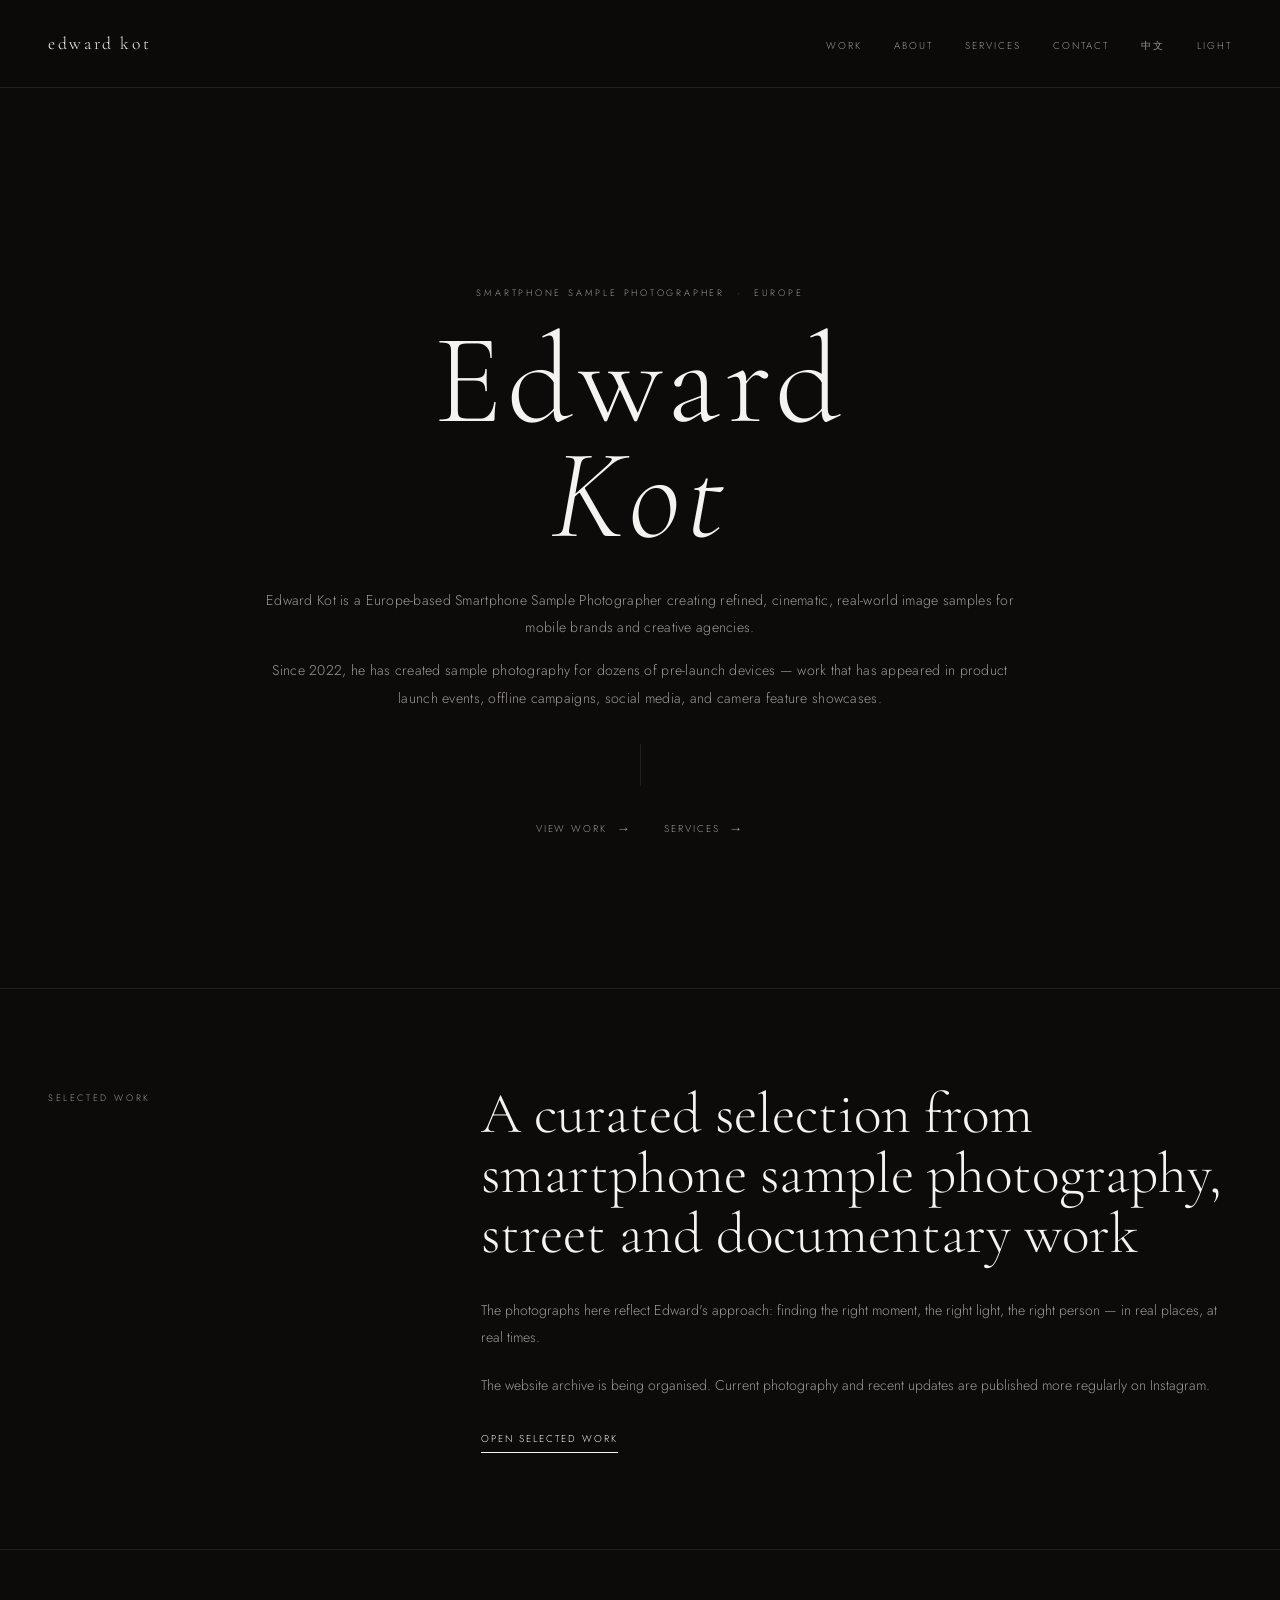
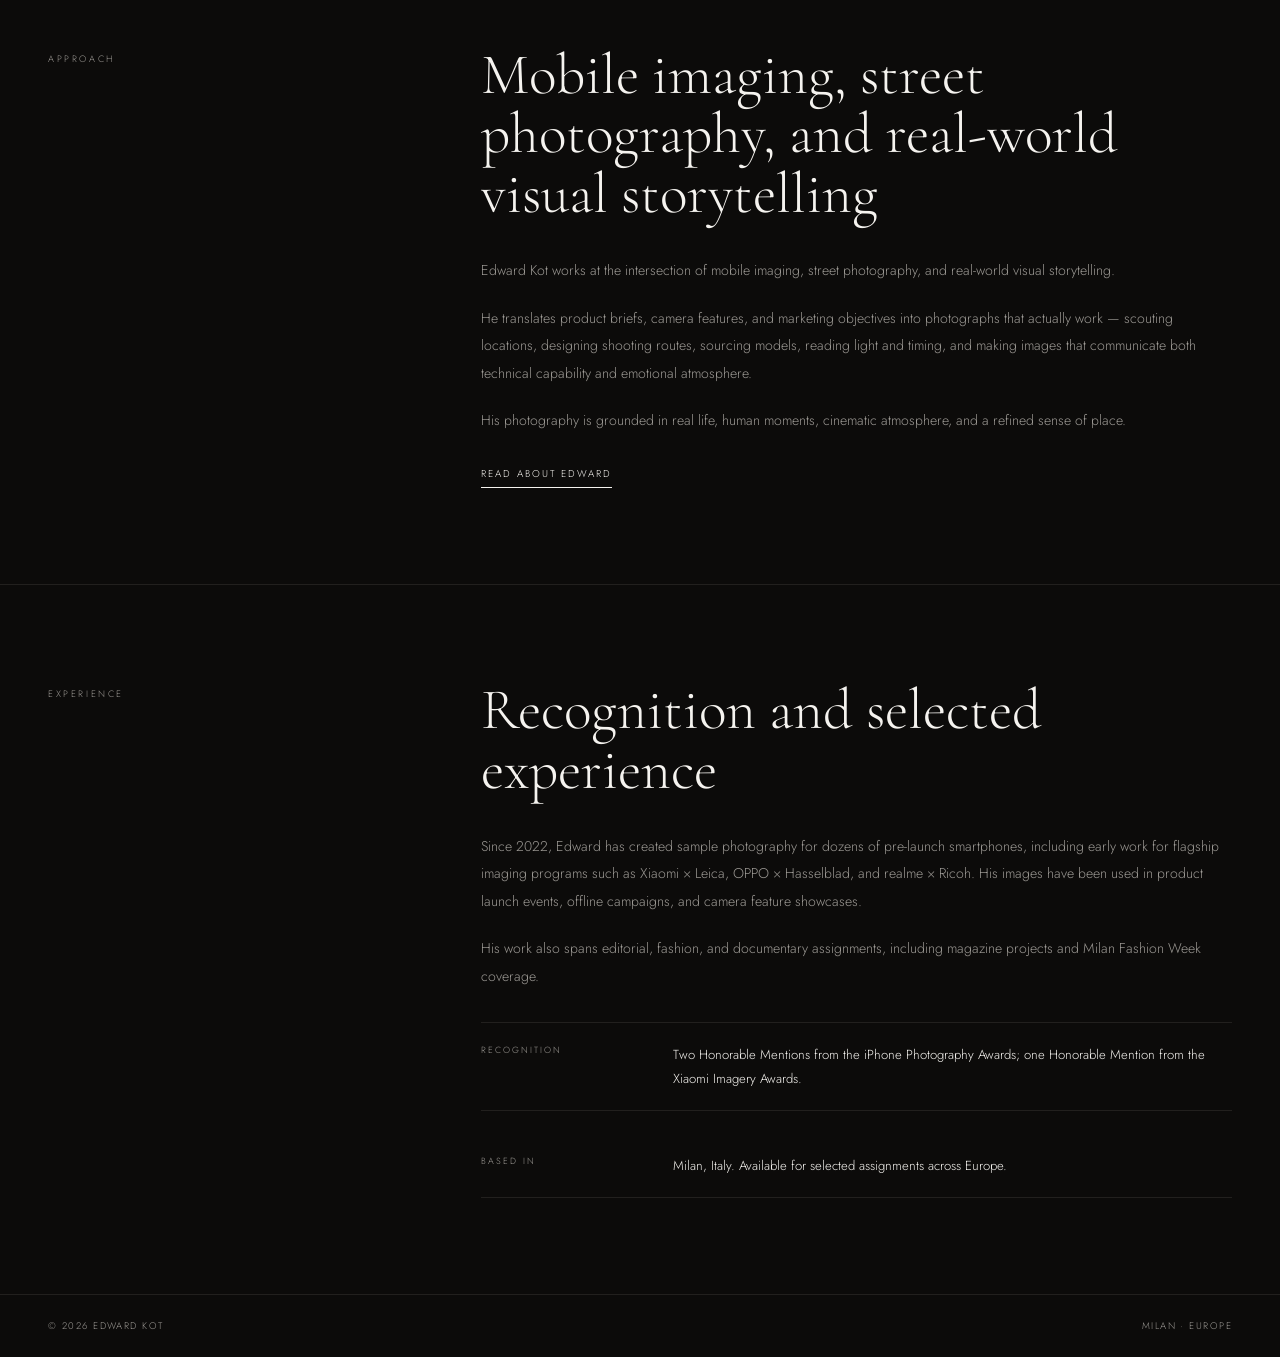
<file: index.html>
<!DOCTYPE html>
<html lang="en">
<head>
  <meta charset="UTF-8">
  <meta name="viewport" content="width=device-width, initial-scale=1.0">
  <title>Europe-based Smartphone Sample Photographer | Edward Kot</title>
  <meta name="description" content="Edward Kot is a Europe-based Smartphone Sample Photographer creating refined, cinematic, real-world image samples for mobile brands and creative agencies.">
  <meta property="og:type" content="website">
  <meta property="og:title" content="Edward Kot | Smartphone Sample Photographer">
  <meta property="og:description" content="Refined, cinematic, real-world smartphone sample photography for mobile brands and creative agencies across Europe.">
  <meta property="og:url" content="https://edwardkot.com/">
  <meta property="og:image" content="https://edwardkot.com/og-image.png">
  <meta property="og:image:width" content="1200">
  <meta property="og:image:height" content="630">
  <meta property="og:image:alt" content="Edward Kot, smartphone sample photographer based in Europe">
  <link rel="canonical" href="https://edwardkot.com/">
  <link rel="alternate" type="text/markdown" href="https://edwardkot.com/llms-full.txt">
  <link rel="icon" href="/favicon.svg" type="image/svg+xml">
  <link rel="preconnect" href="https://fonts.googleapis.com">
  <link rel="preconnect" href="https://fonts.gstatic.com" crossorigin>
  <link href="https://fonts.googleapis.com/css2?family=Cormorant+Garamond:ital,wght@0,300;0,400;1,300&amp;family=Jost:wght@200;300;400;500&amp;display=swap" rel="stylesheet">
  <script>
    (function() {
      const savedTheme = localStorage.getItem('theme') || 'dark';
      document.documentElement.setAttribute('data-theme', savedTheme);
    })();
  </script>
  <script type="application/ld+json">
  {
    "@context": "https://schema.org",
    "@graph": [
      {
        "@type": "Person",
        "@id": "https://edwardkot.com/#person",
        "name": "Edward Kot",
        "url": "https://edwardkot.com/",
        "email": "mailto:geshenfeng1@gmail.com",
        "jobTitle": "Europe-based Smartphone Sample Photographer",
        "description": "Edward Kot is a Europe-based Smartphone Sample Photographer creating refined, cinematic, real-world image samples for mobile brands and creative agencies.",
        "address": {
          "@type": "PostalAddress",
          "addressLocality": "Milan",
          "addressCountry": "IT"
        },
        "knowsLanguage": [
          {"@type": "Language", "name": "Chinese"},
          {"@type": "Language", "name": "English"},
          {"@type": "Language", "name": "Italian"}
        ],
        "knowsAbout": [
          "Smartphone sample photography",
          "Mobile imaging",
          "Pre-launch smartphone photography",
          "Street photography",
          "Documentary photography",
          "Commercial photography",
          "Editorial photography",
          "Fashion photography",
          "Real-world image samples"
        ],
        "award": [
          "Two Honorable Mentions from the iPhone Photography Awards",
          "Honorable Mention from the Xiaomi Imagery Awards"
        ],
        "sameAs": [
          "https://instagram.com/edwardkot",
          "https://www.xiaohongshu.com/user/profile/57553d947fc5b85d339ffc71"
        ]
      },
      {
        "@type": "ProfessionalService",
        "@id": "https://edwardkot.com/#service",
        "name": "Edward Kot Smartphone Sample Photography",
        "url": "https://edwardkot.com/",
        "description": "Smartphone sample photography and real-world mobile imaging production for mobile brands, imaging teams, and creative agencies.",
        "areaServed": [
          {"@type": "Place", "name": "Europe"},
          {"@type": "Country", "name": "Italy"}
        ],
        "provider": {"@id": "https://edwardkot.com/#person"}
      },
      {
        "@type": "WebSite",
        "@id": "https://edwardkot.com/#website",
        "url": "https://edwardkot.com/",
        "name": "Edward Kot Photography",
        "inLanguage": "en",
        "publisher": {"@id": "https://edwardkot.com/#person"}
      }
    ]
  }
  </script>
  <link rel="stylesheet" href="/style.css">
  <style>
    @keyframes growDown{from{transform:scaleY(0)}to{transform:scaleY(1)}}
    @keyframes slideUp{from{opacity:0;transform:translateY(16px)}to{opacity:1;transform:translateY(0)}}
    .hero{display:flex;flex-direction:column;justify-content:center;align-items:center;text-align:center;min-height:100vh;padding:8rem 2rem 5rem;position:relative}
    .hero-eyebrow{font-size:.58rem;letter-spacing:.3em;color:var(--mid);text-transform:uppercase;margin-bottom:1.5rem;animation:slideUp .9s .2s ease both}
    .hero-name{font-family:'Cormorant Garamond',serif;font-weight:300;font-size:clamp(4rem,10vw,8rem);letter-spacing:.04em;color:var(--ink);line-height:.9;margin-bottom:2.1rem;animation:slideUp .9s .35s ease both}
    .hero-name em{font-style:italic;font-weight:300}
    .hero-intro{max-width:760px;font-size:.88rem;line-height:1.95;color:var(--mid);letter-spacing:.02em;animation:slideUp .9s .5s ease both}
    .hero-intro p+p{margin-top:1rem}
    .hero-rule{width:1px;height:42px;background:var(--faint);margin:2rem auto;animation:growDown .8s .65s ease both;transform-origin:top}
    .hero-actions{display:flex;align-items:center;gap:2rem;animation:slideUp .9s .75s ease both}
    .hero-link{display:inline-flex;align-items:center;gap:9px;text-decoration:none;color:var(--mid);font-size:.62rem;letter-spacing:.2em;text-transform:uppercase;transition:color .25s,gap .25s}
    .hero-link:hover,.hero-link:focus-visible{color:var(--ink);gap:13px}
    .hero-link::after{content:'\2192';font-size:.85rem}
    .home-section{padding:6rem 3rem;display:grid;grid-template-columns:minmax(220px,.62fr) minmax(520px,1.38fr);gap:6rem;border-top:.5px solid var(--faint)}
    .section-label{font-size:.58rem;letter-spacing:.28em;color:var(--mid);text-transform:uppercase;padding-top:.4rem}
    .section-heading{font-family:'Cormorant Garamond',serif;font-weight:300;font-size:clamp(2.4rem,4.5vw,4.2rem);line-height:1.04;color:var(--ink);margin-bottom:2rem}
    .section-heading em{font-style:italic}
    .section-copy{font-size:.88rem;line-height:1.95;color:var(--mid);max-width:760px}
    .section-copy p+p{margin-top:1.25rem}
    .section-link{display:inline-flex;margin-top:2rem;color:var(--ink);font-size:.62rem;letter-spacing:.2em;text-decoration:none;text-transform:uppercase;border-bottom:.5px solid var(--ink);padding-bottom:.35rem}
    .experience-list{display:grid;gap:1.4rem;margin-top:2rem;border-top:.5px solid var(--faint)}
    .experience-item{display:grid;grid-template-columns:160px 1fr;gap:2rem;padding:1.25rem 0;border-bottom:.5px solid var(--faint)}
    .experience-item dt{font-size:.56rem;letter-spacing:.22em;color:var(--mid);text-transform:uppercase}
    .experience-item dd{font-size:.82rem;line-height:1.8;color:var(--ink)}
    @media(max-width:900px){.hero{padding-top:10rem}.home-section{grid-template-columns:1fr;gap:2rem;padding:5rem 2rem}}
    @media(max-width:600px){.hero{padding:12rem 1.5rem 4rem}.hero-eyebrow{line-height:1.8}.hero-intro{font-size:.8rem}.hero-actions{flex-direction:column;gap:1.2rem}.home-section{padding:4rem 1.5rem}.experience-item{grid-template-columns:1fr;gap:.4rem}}
    @media(prefers-reduced-motion:reduce){.hero-eyebrow,.hero-name,.hero-intro,.hero-rule,.hero-actions{animation:none;opacity:1}}
  </style>
</head>
<body>
  <nav aria-label="Primary navigation">
    <a class="nav-logo" href="/">edward kot</a>
    <ul class="nav-links">
      <li><a href="/work/">Work</a></li>
      <li><a href="/about/">About</a></li>
      <li><a href="/services/">Services</a></li>
      <li><a href="/contact/">Contact</a></li>
      <li><a href="/zh/" lang="zh-Hans">中文</a></li>
      <li><button id="theme-toggle" class="theme-toggle" aria-label="Toggle theme">Dark</button></li>
    </ul>
  </nav>

  <main>
    <section class="hero" aria-labelledby="home-title">
      <p class="hero-eyebrow">Smartphone Sample Photographer &nbsp;·&nbsp; Europe</p>
      <h1 class="hero-name" id="home-title">Edward<br><em>Kot</em></h1>
      <div class="hero-intro">
        <p>Edward Kot is a Europe-based Smartphone Sample Photographer creating refined, cinematic, real-world image samples for mobile brands and creative agencies.</p>
        <p>Since 2022, he has created sample photography for dozens of pre-launch devices &mdash; work that has appeared in product launch events, offline campaigns, social media, and camera feature showcases.</p>
      </div>
      <div class="hero-rule" aria-hidden="true"></div>
      <div class="hero-actions">
        <a class="hero-link" href="/work/">View work</a>
        <a class="hero-link" href="/services/">Services</a>
      </div>
    </section>

    <section class="home-section" aria-labelledby="selected-work-title">
      <p class="section-label">Selected Work</p>
      <div>
        <h2 class="section-heading" id="selected-work-title">A curated selection from smartphone sample photography, street and documentary work</h2>
        <div class="section-copy">
          <p>The photographs here reflect Edward's approach: finding the right moment, the right light, the right person &mdash; in real places, at real times.</p>
          <p>The website archive is being organised. Current photography and recent updates are published more regularly on Instagram.</p>
        </div>
        <a class="section-link" href="/work/">Open selected work</a>
      </div>
    </section>

    <section class="home-section" aria-labelledby="approach-title">
      <p class="section-label">Approach</p>
      <div>
        <h2 class="section-heading" id="approach-title">Mobile imaging, street photography, and real-world visual storytelling</h2>
        <div class="section-copy">
          <p>Edward Kot works at the intersection of mobile imaging, street photography, and real-world visual storytelling.</p>
          <p>He translates product briefs, camera features, and marketing objectives into photographs that actually work &mdash; scouting locations, designing shooting routes, sourcing models, reading light and timing, and making images that communicate both technical capability and emotional atmosphere.</p>
          <p>His photography is grounded in real life, human moments, cinematic atmosphere, and a refined sense of place.</p>
        </div>
        <a class="section-link" href="/about/">Read about Edward</a>
      </div>
    </section>

    <section class="home-section" aria-labelledby="experience-title">
      <p class="section-label">Experience</p>
      <div>
        <h2 class="section-heading" id="experience-title">Recognition and selected experience</h2>
        <div class="section-copy">
          <p>Since 2022, Edward has created sample photography for dozens of pre-launch smartphones, including early work for flagship imaging programs such as Xiaomi &times; Leica, OPPO &times; Hasselblad, and realme &times; Ricoh. His images have been used in product launch events, offline campaigns, and camera feature showcases.</p>
          <p>His work also spans editorial, fashion, and documentary assignments, including magazine projects and Milan Fashion Week coverage.</p>
        </div>
        <dl class="experience-list">
          <div class="experience-item">
            <dt>Recognition</dt>
            <dd>Two Honorable Mentions from the iPhone Photography Awards; one Honorable Mention from the Xiaomi Imagery Awards.</dd>
          </div>
          <div class="experience-item">
            <dt>Based in</dt>
            <dd>Milan, Italy. Available for selected assignments across Europe.</dd>
          </div>
        </dl>
      </div>
    </section>
  </main>

  <footer>
    <span>&copy; 2026 Edward Kot</span>
    <span>Milan · Europe</span>
  </footer>

  <script src="/main.js"></script>
</body>
</html>
</file>
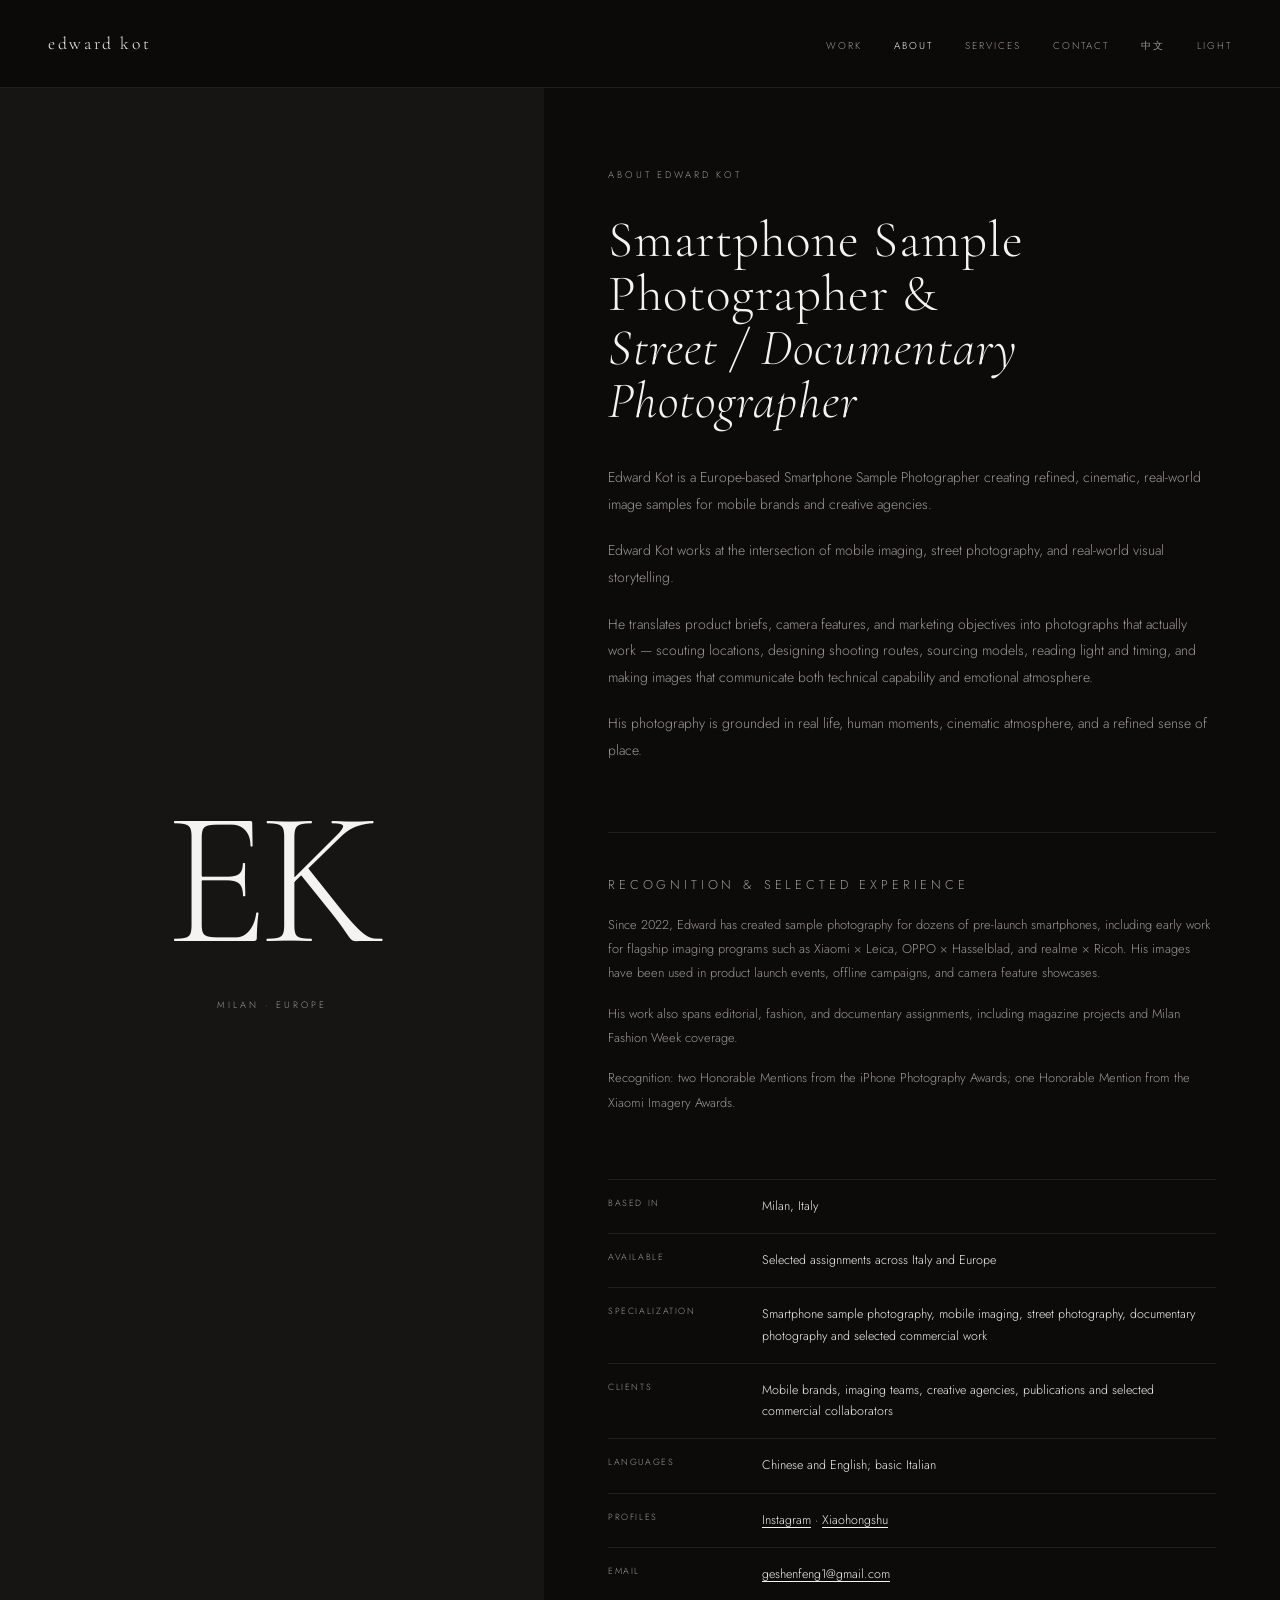
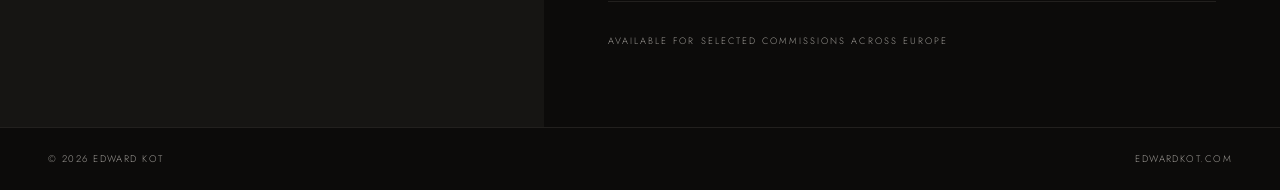
<file: about/index.html>
<!DOCTYPE html>
<html lang="en">
<head>
  <meta charset="UTF-8">
  <meta name="viewport" content="width=device-width, initial-scale=1.0">
  <title>About Edward Kot | Smartphone Sample Photographer in Europe</title>
  <meta name="description" content="Edward Kot is a Europe-based Smartphone Sample Photographer working at the intersection of mobile imaging, street photography, and real-world visual storytelling.">
  <meta property="og:type" content="profile">
  <meta property="og:title" content="About Edward Kot | Smartphone Sample Photographer">
  <meta property="og:description" content="Europe-based smartphone sample photographer working across mobile imaging, street photography, documentary work, and selected commercial assignments.">
  <meta property="og:image" content="https://edwardkot.com/og-image.png">
  <meta property="og:image:width" content="1200">
  <meta property="og:image:height" content="630">
  <meta property="og:image:alt" content="Edward Kot, smartphone sample photographer based in Europe">
  <meta property="og:url" content="https://edwardkot.com/about/">
  <link rel="canonical" href="https://edwardkot.com/about/">
  <link rel="alternate" type="text/markdown" href="https://edwardkot.com/about.md">
  <link rel="icon" href="/favicon.svg" type="image/svg+xml">
  <link rel="preconnect" href="https://fonts.googleapis.com">
  <link rel="preconnect" href="https://fonts.gstatic.com" crossorigin>
  <link href="https://fonts.googleapis.com/css2?family=Cormorant+Garamond:ital,wght@0,300;0,400;1,300&amp;family=Jost:wght@200;300;400;500&amp;display=swap" rel="stylesheet">
  <script>
    (function() {
      const savedTheme = localStorage.getItem('theme') || 'dark';
      document.documentElement.setAttribute('data-theme', savedTheme);
    })();
  </script>
  <script type="application/ld+json">
  {
    "@context": "https://schema.org",
    "@type": "ProfilePage",
    "@id": "https://edwardkot.com/about/#profile",
    "url": "https://edwardkot.com/about/",
    "name": "About Edward Kot",
    "mainEntity": {
      "@type": "Person",
      "@id": "https://edwardkot.com/#person",
      "name": "Edward Kot",
      "url": "https://edwardkot.com/",
      "email": "mailto:geshenfeng1@gmail.com",
      "jobTitle": "Europe-based Smartphone Sample Photographer",
      "description": "Edward Kot is a Europe-based Smartphone Sample Photographer creating refined, cinematic, real-world image samples for mobile brands and creative agencies.",
      "address": {
        "@type": "PostalAddress",
        "addressLocality": "Milan",
        "addressCountry": "IT"
      },
      "knowsAbout": [
        "Smartphone sample photography",
        "Mobile imaging",
        "Street photography",
        "Documentary photography",
        "Commercial photography",
        "Editorial photography",
        "Fashion photography"
      ],
      "sameAs": [
        "https://instagram.com/edwardkot",
        "https://www.xiaohongshu.com/user/profile/57553d947fc5b85d339ffc71"
      ]
    }
  }
  </script>
  <link rel="stylesheet" href="/style.css">
  <style>
    main{flex:1;display:grid;grid-template-columns:minmax(300px,.85fr) minmax(480px,1.15fr);min-height:calc(100vh - 120px);transition:background-color .4s ease}
    .about-visual{background:var(--paper);color:var(--ink);display:flex;flex-direction:column;align-items:center;justify-content:center;min-height:620px;padding:3rem;text-align:center;transition:background-color .4s ease,color .4s ease}
    .about-monogram{font-family:'Cormorant Garamond',serif;font-size:clamp(7rem,15vw,13rem);font-weight:300;line-height:.8;letter-spacing:-.04em;color:var(--ink)}
    .about-location{margin-top:2.5rem;font-size:.58rem;letter-spacing:.32em;text-transform:uppercase;color:var(--mid)}
    .about-text{padding:5rem 4rem;display:flex;flex-direction:column;justify-content:center}
    .about-label{font-size:.6rem;letter-spacing:.3em;color:var(--mid);text-transform:uppercase;margin-bottom:2rem}
    .about-heading{font-family:'Cormorant Garamond',serif;font-weight:300;font-size:clamp(2.2rem,4vw,3.8rem);line-height:1.05;color:var(--ink);margin-bottom:2.2rem;letter-spacing:.02em}
    .about-heading em{font-style:italic}
    .about-body{font-size:.875rem;line-height:1.9;color:var(--mid);max-width:620px}
    .about-body p{margin-bottom:1.25rem}
    .recognition{margin-top:3rem;padding-top:2.5rem;border-top:.5px solid var(--faint);max-width:640px}
    .recognition-label{font-size:.6rem;letter-spacing:.3em;color:var(--mid);text-transform:uppercase;margin-bottom:1.2rem}
    .recognition p{font-size:.8rem;line-height:1.9;color:var(--mid);margin-bottom:1rem}
    .facts{margin-top:3rem;border-top:.5px solid var(--faint);max-width:640px}
    .fact{display:grid;grid-template-columns:130px 1fr;gap:1.5rem;padding:1rem 0;border-bottom:.5px solid var(--faint)}
    .fact dt{font-size:.56rem;letter-spacing:.18em;color:var(--mid);text-transform:uppercase}
    .fact dd{font-size:.78rem;line-height:1.7;color:var(--ink)}
    .fact a{color:var(--ink);text-underline-offset:3px;text-decoration-thickness:.5px}
    .about-avail{margin-top:2rem;font-size:.58rem;letter-spacing:.22em;color:var(--mid);text-transform:uppercase}
    @media(max-width:900px){main{grid-template-columns:1fr}.about-visual{min-height:360px}.about-text{padding:4rem 2rem}}
    @media(max-width:600px){.about-text{padding:3.5rem 1.5rem}.fact{grid-template-columns:1fr;gap:.35rem}}
  </style>
</head>
<body>
  <nav aria-label="Primary navigation">
    <a class="nav-logo" href="/">edward kot</a>
    <ul class="nav-links">
      <li><a href="/work/">Work</a></li>
      <li><a href="/about/" class="active" aria-current="page">About</a></li>
      <li><a href="/services/">Services</a></li>
      <li><a href="/contact/">Contact</a></li>
      <li><a href="/zh/" lang="zh-Hans">中文</a></li>
      <li><button id="theme-toggle" class="theme-toggle" aria-label="Toggle theme">Dark</button></li>
    </ul>
  </nav>

  <main>
    <div class="about-visual" aria-hidden="true">
      <span class="about-monogram">EK</span>
      <span class="about-location">Milan · Europe</span>
    </div>
    <article class="about-text">
      <p class="about-label">About Edward Kot</p>
      <h1 class="about-heading">Smartphone Sample Photographer &amp;<br><em>Street / Documentary Photographer</em></h1>
      <div class="about-body">
        <p>Edward Kot is a Europe-based Smartphone Sample Photographer creating refined, cinematic, real-world image samples for mobile brands and creative agencies.</p>
        <p>Edward Kot works at the intersection of mobile imaging, street photography, and real-world visual storytelling.</p>
        <p>He translates product briefs, camera features, and marketing objectives into photographs that actually work &mdash; scouting locations, designing shooting routes, sourcing models, reading light and timing, and making images that communicate both technical capability and emotional atmosphere.</p>
        <p>His photography is grounded in real life, human moments, cinematic atmosphere, and a refined sense of place.</p>
      </div>

      <section class="recognition" aria-labelledby="recognition-title">
        <p class="recognition-label" id="recognition-title">Recognition &amp; Selected Experience</p>
        <p>Since 2022, Edward has created sample photography for dozens of pre-launch smartphones, including early work for flagship imaging programs such as Xiaomi &times; Leica, OPPO &times; Hasselblad, and realme &times; Ricoh. His images have been used in product launch events, offline campaigns, and camera feature showcases.</p>
        <p>His work also spans editorial, fashion, and documentary assignments, including magazine projects and Milan Fashion Week coverage.</p>
        <p>Recognition: two Honorable Mentions from the iPhone Photography Awards; one Honorable Mention from the Xiaomi Imagery Awards.</p>
      </section>

      <dl class="facts">
        <div class="fact"><dt>Based in</dt><dd>Milan, Italy</dd></div>
        <div class="fact"><dt>Available</dt><dd>Selected assignments across Italy and Europe</dd></div>
        <div class="fact"><dt>Specialization</dt><dd>Smartphone sample photography, mobile imaging, street photography, documentary photography and selected commercial work</dd></div>
        <div class="fact"><dt>Clients</dt><dd>Mobile brands, imaging teams, creative agencies, publications and selected commercial collaborators</dd></div>
        <div class="fact"><dt>Languages</dt><dd>Chinese and English; basic Italian</dd></div>
        <div class="fact"><dt>Profiles</dt><dd><a href="https://instagram.com/edwardkot" target="_blank" rel="noopener noreferrer">Instagram</a> · <a href="https://www.xiaohongshu.com/user/profile/57553d947fc5b85d339ffc71" target="_blank" rel="noopener noreferrer">Xiaohongshu</a></dd></div>
        <div class="fact"><dt>Email</dt><dd><a href="mailto:geshenfeng1@gmail.com">geshenfeng1@gmail.com</a></dd></div>
      </dl>
      <p class="about-avail">Available for selected commissions across Europe</p>
    </article>
  </main>

  <footer>
    <span>&copy; 2026 Edward Kot</span>
    <span>edwardkot.com</span>
  </footer>

  <script src="/main.js"></script>
</body>
</html>
</file>
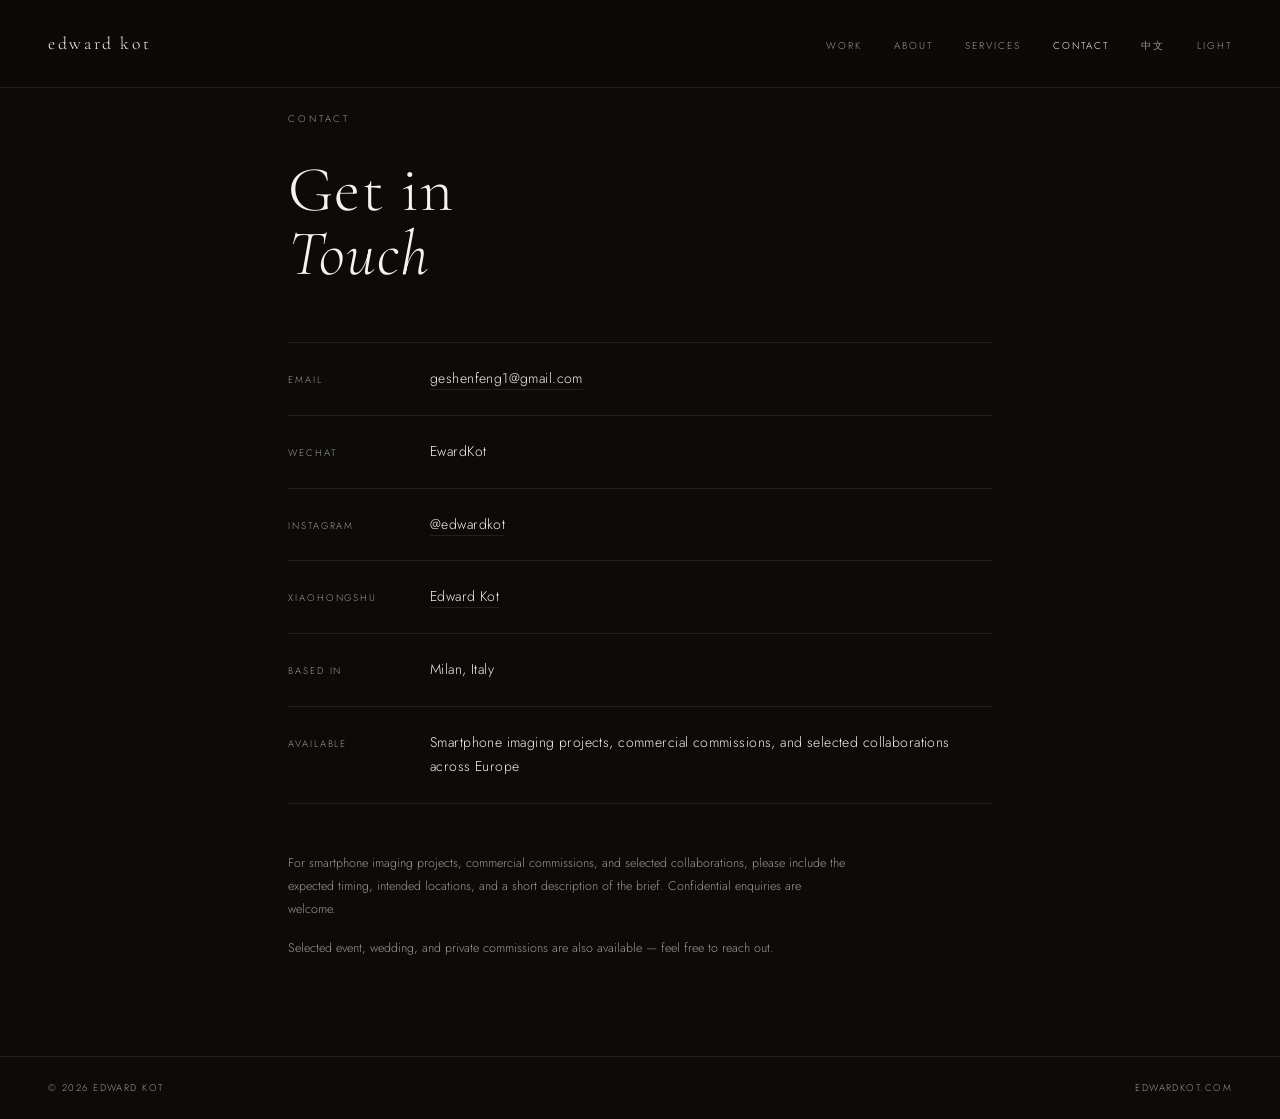
<file: contact/index.html>
<!DOCTYPE html>
<html lang="en">
<head>
  <meta charset="UTF-8">
  <meta name="viewport" content="width=device-width, initial-scale=1.0">
  <title>Contact Edward Kot | Smartphone Imaging & Photography Commissions</title>
  <meta name="description" content="Contact Edward Kot for smartphone imaging projects, commercial commissions, selected collaborations, and photography assignments across Europe.">
  <meta property="og:type" content="website">
  <meta property="og:title" content="Contact Edward Kot">
  <meta property="og:description" content="Enquiries for smartphone imaging projects, commercial commissions, selected collaborations, and photography assignments across Europe.">
  <meta property="og:url" content="https://edwardkot.com/contact/">
  <meta property="og:image" content="https://edwardkot.com/og-image.png">
  <meta property="og:image:width" content="1200">
  <meta property="og:image:height" content="630">
  <meta property="og:image:alt" content="Edward Kot, smartphone sample photographer based in Europe">
  <link rel="canonical" href="https://edwardkot.com/contact/">
  <link rel="alternate" type="text/markdown" href="https://edwardkot.com/contact.md">
  <link rel="icon" href="/favicon.svg" type="image/svg+xml">
  <link rel="preconnect" href="https://fonts.googleapis.com">
  <link rel="preconnect" href="https://fonts.gstatic.com" crossorigin>
  <link href="https://fonts.googleapis.com/css2?family=Cormorant+Garamond:ital,wght@0,300;0,400;1,300&amp;family=Jost:wght@200;300;400;500&amp;display=swap" rel="stylesheet">
  <link rel="stylesheet" href="/style.css">
  <script>(function(){const savedTheme=localStorage.getItem('theme')||'dark';document.documentElement.setAttribute('data-theme',savedTheme)})();</script>
  <style>
    main{flex:1;align-self:center;display:flex;flex-direction:column;justify-content:center;width:100%;padding:7rem 3rem 6rem;max-width:800px;margin:0 auto}
    .page-label{font-size:.6rem;letter-spacing:.3em;color:var(--mid);text-transform:uppercase;margin-bottom:2rem}
    .page-heading{font-family:'Cormorant Garamond',serif;font-weight:300;font-size:clamp(2.8rem,5vw,4.5rem);line-height:1;color:var(--ink);margin-bottom:3.5rem;letter-spacing:.02em}
    .page-heading em{font-style:italic}
    .contact-list{list-style:none}
    .contact-list li{display:flex;align-items:baseline;gap:2rem;padding:1.5rem 0;border-bottom:.5px solid var(--faint)}
    .contact-list li:first-child{border-top:.5px solid var(--faint)}
    .contact-label{font-size:.6rem;letter-spacing:.2em;text-transform:uppercase;color:var(--mid);min-width:110px;flex-shrink:0}
    .contact-value{font-size:.875rem;color:var(--ink);letter-spacing:.03em;line-height:1.7}
    .contact-value a{color:var(--ink);text-decoration:none;border-bottom:.5px solid var(--faint);padding-bottom:1px;transition:border-color .25s}
    .contact-value a:hover,.contact-value a:focus-visible{border-color:var(--ink)}
    .contact-note{margin-top:3rem;font-size:.78rem;line-height:1.85;color:var(--mid);max-width:560px}
    .contact-note p+p{margin-top:1rem}
    @media(max-width:900px){main{padding:6rem 2rem 5rem}}
    @media(max-width:600px){main{padding:10.5rem 1.5rem 4rem}.contact-list li{display:block}.contact-label{display:block;margin-bottom:.5rem}}
  </style>
</head>
<body>
  <nav aria-label="Primary navigation">
    <a class="nav-logo" href="/">edward kot</a>
    <ul class="nav-links">
      <li><a href="/work/">Work</a></li>
      <li><a href="/about/">About</a></li>
      <li><a href="/services/">Services</a></li>
      <li><a href="/contact/" class="active" aria-current="page">Contact</a></li>
      <li><a href="/zh/" lang="zh-Hans">中文</a></li>
      <li><button id="theme-toggle" class="theme-toggle" aria-label="Toggle theme">Dark</button></li>
    </ul>
  </nav>

  <main>
    <p class="page-label">Contact</p>
    <h1 class="page-heading">Get in<br><em>Touch</em></h1>
    <ul class="contact-list">
      <li><span class="contact-label">Email</span><span class="contact-value"><a href="mailto:geshenfeng1@gmail.com">geshenfeng1@gmail.com</a></span></li>
      <li><span class="contact-label">WeChat</span><span class="contact-value">EwardKot</span></li>
      <li><span class="contact-label">Instagram</span><span class="contact-value"><a href="https://instagram.com/edwardkot" target="_blank" rel="noopener noreferrer">@edwardkot</a></span></li>
      <li><span class="contact-label">Xiaohongshu</span><span class="contact-value"><a href="https://www.xiaohongshu.com/user/profile/57553d947fc5b85d339ffc71" target="_blank" rel="noopener noreferrer">Edward Kot</a></span></li>
      <li><span class="contact-label">Based in</span><span class="contact-value">Milan, Italy</span></li>
      <li><span class="contact-label">Available</span><span class="contact-value">Smartphone imaging projects, commercial commissions, and selected collaborations across Europe</span></li>
    </ul>
    <div class="contact-note">
      <p>For smartphone imaging projects, commercial commissions, and selected collaborations, please include the expected timing, intended locations, and a short description of the brief. Confidential enquiries are welcome.</p>
      <p>Selected event, wedding, and private commissions are also available &mdash; feel free to reach out.</p>
    </div>
  </main>

  <footer>
    <span>&copy; 2026 Edward Kot</span>
    <span>edwardkot.com</span>
  </footer>

  <script src="/main.js"></script>
</body>
</html>
</file>
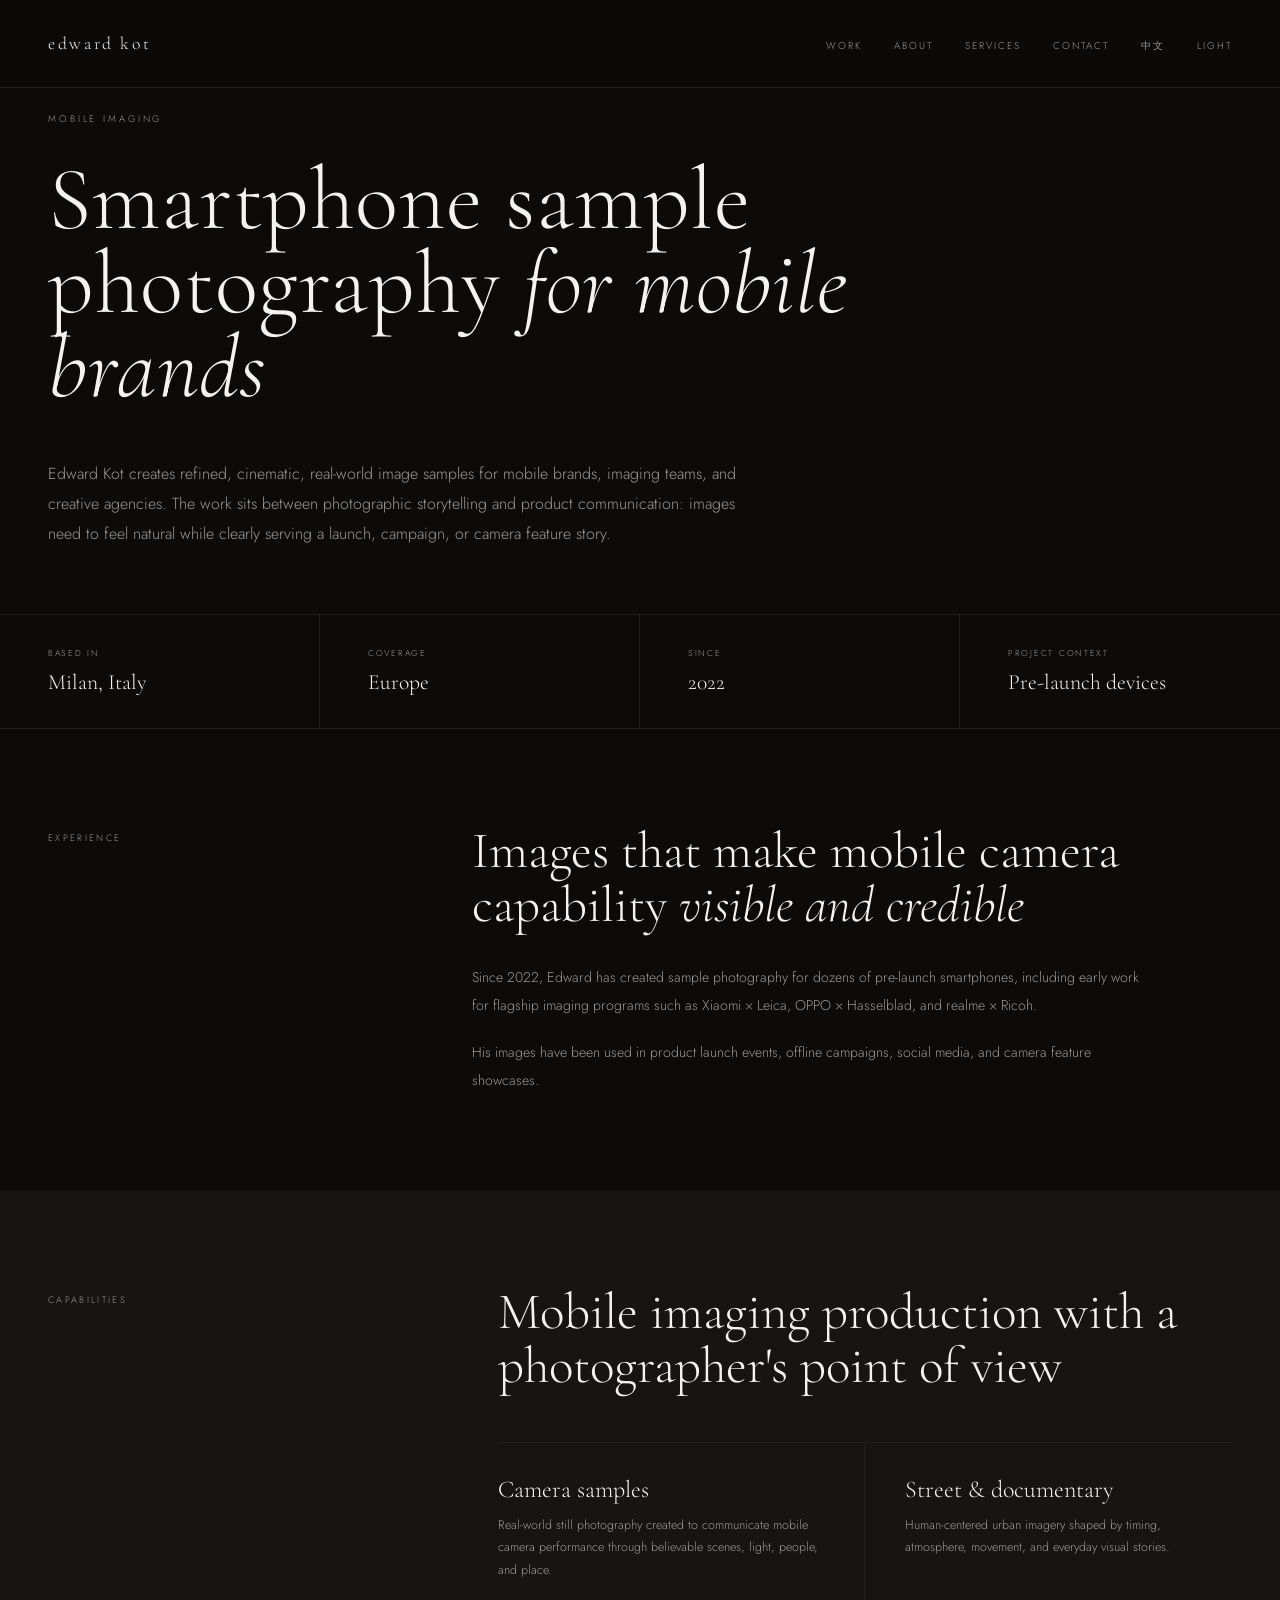
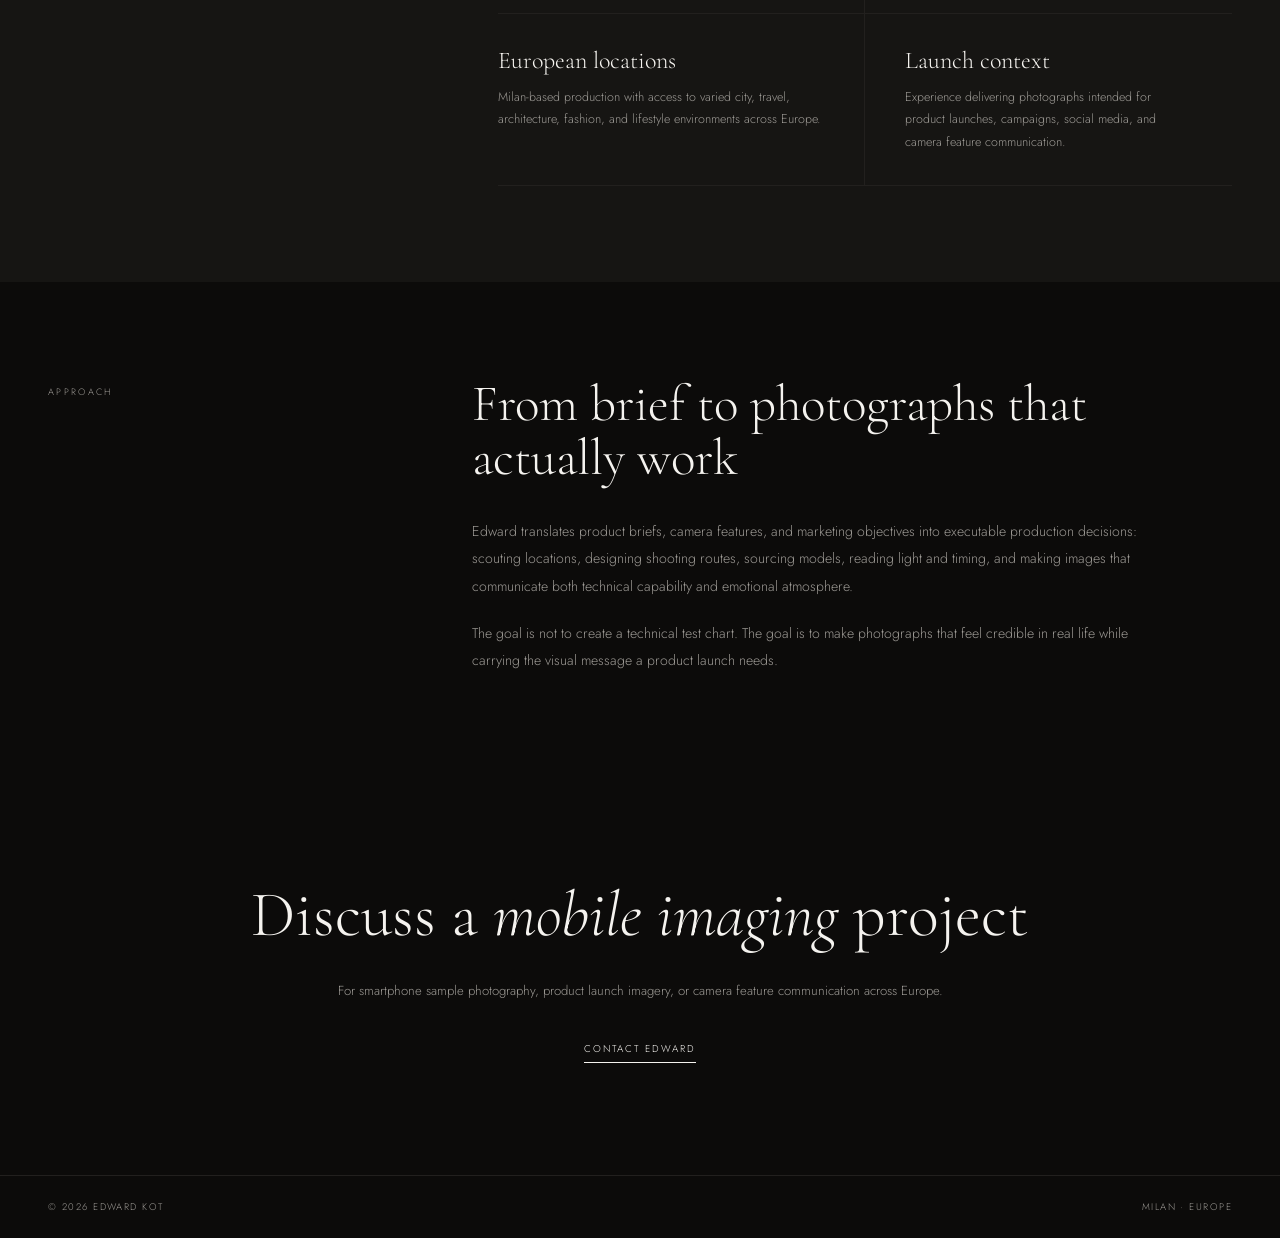
<file: mobile-imaging/index.html>
<!DOCTYPE html>
<html lang="en">
<head>
  <meta charset="UTF-8">
  <meta name="viewport" content="width=device-width, initial-scale=1.0">
  <title>Smartphone Sample Photography for Mobile Brands | Edward Kot</title>
  <meta name="description" content="Smartphone sample photography by Edward Kot for mobile brands, imaging teams, and creative agencies needing refined real-world images for product launches and camera feature communication.">
  <meta property="og:type" content="website">
  <meta property="og:title" content="Smartphone Sample Photography for Mobile Brands">
  <meta property="og:description" content="Real-world smartphone sample photography for product launches, campaigns, and camera feature communication across Europe.">
  <meta property="og:url" content="https://edwardkot.com/mobile-imaging/">
  <meta property="og:image" content="https://edwardkot.com/og-image.png">
  <meta property="og:image:width" content="1200">
  <meta property="og:image:height" content="630">
  <meta property="og:image:alt" content="Edward Kot, smartphone sample photographer based in Europe">
  <link rel="canonical" href="https://edwardkot.com/mobile-imaging/">
  <link rel="alternate" type="text/markdown" href="https://edwardkot.com/mobile-imaging.md">
  <link rel="icon" href="/favicon.svg" type="image/svg+xml">
  <link rel="preconnect" href="https://fonts.googleapis.com">
  <link rel="preconnect" href="https://fonts.gstatic.com" crossorigin>
  <link href="https://fonts.googleapis.com/css2?family=Cormorant+Garamond:ital,wght@0,300;0,400;1,300&amp;family=Jost:wght@200;300;400;500&amp;display=swap" rel="stylesheet">
  <link rel="stylesheet" href="/style.css">
  <script>(function(){const savedTheme=localStorage.getItem('theme')||'dark';document.documentElement.setAttribute('data-theme',savedTheme)})();</script>
  <script type="application/ld+json">
  {
    "@context": "https://schema.org",
    "@graph": [
      {
        "@type": "Service",
        "@id": "https://edwardkot.com/mobile-imaging/#service",
        "name": "Smartphone Sample Photography",
        "serviceType": "Smartphone sample photography and mobile imaging production",
        "url": "https://edwardkot.com/mobile-imaging/",
        "description": "Refined, cinematic, real-world image samples for mobile brands, imaging teams, and creative agencies.",
        "areaServed": [
          {"@type": "Place", "name": "Europe"},
          {"@type": "Country", "name": "Italy"}
        ],
        "provider": {"@id": "https://edwardkot.com/#person"}
      },
      {
        "@type": "FAQPage",
        "@id": "https://edwardkot.com/mobile-imaging/#faq",
        "mainEntity": [
          {
            "@type": "Question",
            "name": "What is smartphone sample photography?",
            "acceptedAnswer": {
              "@type": "Answer",
              "text": "Smartphone sample photography creates real-world images for mobile brands to communicate camera capability, product positioning, and launch narratives."
            }
          },
          {
            "@type": "Question",
            "name": "Where is Edward Kot based?",
            "acceptedAnswer": {
              "@type": "Answer",
              "text": "Edward Kot is based in Milan, Italy, and works across Europe."
            }
          }
        ]
      }
    ]
  }
  </script>
  <style>
    .hero{padding:7rem 3rem 4rem;max-width:1150px}
    .page-label{font-size:.6rem;letter-spacing:.3em;color:var(--mid);text-transform:uppercase;margin-bottom:2rem}
    h1{font-family:'Cormorant Garamond',serif;font-weight:300;font-size:clamp(3.2rem,7vw,6.5rem);line-height:.94;letter-spacing:.01em;max-width:920px;color:var(--ink)}
    h1 em{font-style:italic}
    .hero-intro{font-size:1rem;line-height:1.9;color:var(--mid);max-width:720px;margin-top:3rem}
    .proof{display:grid;grid-template-columns:repeat(4,1fr);border-top:.5px solid var(--faint);border-bottom:.5px solid var(--faint)}
    .proof-item{padding:2rem 3rem;border-right:.5px solid var(--faint)}
    .proof-item:last-child{border-right:0}
    .proof-label{font-size:.54rem;letter-spacing:.2em;text-transform:uppercase;color:var(--mid);margin-bottom:.7rem}
    .proof-value{font-family:'Cormorant Garamond',serif;font-size:1.35rem;line-height:1.2;color:var(--ink)}
    .section{padding:6rem 3rem;display:grid;grid-template-columns:minmax(220px,.65fr) minmax(480px,1.35fr);gap:6rem;max-width:1200px}
    .section-label{font-size:.58rem;letter-spacing:.25em;color:var(--mid);text-transform:uppercase;padding-top:.4rem}
    .section-heading{font-family:'Cormorant Garamond',serif;font-weight:300;font-size:clamp(2.2rem,4vw,3.8rem);line-height:1.05;margin-bottom:2rem;max-width:720px;color:var(--ink)}
    .section-heading em{font-style:italic}
    .section-copy{font-size:.88rem;line-height:1.95;color:var(--mid);max-width:720px}
    .section-copy p+p{margin-top:1.25rem}
    .capabilities{background:var(--paper);max-width:none}
    .capabilities .section-inner{grid-column:2}
    .capability-grid{display:grid;grid-template-columns:repeat(2,1fr);border-top:.5px solid var(--faint);margin-top:3rem}
    .capability{padding:2rem 2.5rem 2rem 0;border-bottom:.5px solid var(--faint)}
    .capability:nth-child(odd){border-right:.5px solid var(--faint);padding-right:2.5rem}
    .capability:nth-child(even){padding-left:2.5rem}
    .capability h3{font-family:'Cormorant Garamond',serif;font-weight:300;font-size:1.5rem;margin-bottom:.65rem;color:var(--ink)}
    .capability p{font-size:.78rem;line-height:1.8;color:var(--mid)}
    .cta{padding:7rem 3rem;text-align:center}
    .cta h2{font-family:'Cormorant Garamond',serif;font-size:clamp(2.5rem,5vw,4.5rem);font-weight:300;line-height:1;margin-bottom:2rem;color:var(--ink)}
    .cta h2 em{font-style:italic}
    .cta p{font-size:.82rem;color:var(--mid);line-height:1.8;margin-bottom:2rem}
    .cta-link{display:inline-flex;align-items:center;gap:10px;text-decoration:none;color:var(--ink);font-size:.62rem;letter-spacing:.2em;text-transform:uppercase;border-bottom:.5px solid var(--ink);padding-bottom:.4rem}
    @media(max-width:900px){.hero{padding:5rem 2rem}.proof{grid-template-columns:repeat(2,1fr)}.proof-item:nth-child(2){border-right:0}.proof-item:nth-child(-n+2){border-bottom:.5px solid var(--faint)}.section{padding:5rem 2rem;grid-template-columns:1fr;gap:2rem}.capabilities .section-inner{grid-column:1}}
    @media(max-width:600px){.hero{padding:11rem 1.5rem 4.5rem}.proof{grid-template-columns:1fr}.proof-item{border-right:0;border-bottom:.5px solid var(--faint);padding:1.5rem}.proof-item:last-child{border-bottom:0}.section{padding:4rem 1.5rem}.capability-grid{grid-template-columns:1fr}.capability,.capability:nth-child(odd),.capability:nth-child(even){border-right:0;padding:1.5rem 0}.cta{padding:5rem 1.5rem}}
  </style>
</head>
<body>
  <nav aria-label="Primary navigation">
    <a class="nav-logo" href="/">edward kot</a>
    <ul class="nav-links">
      <li><a href="/work/">Work</a></li>
      <li><a href="/about/">About</a></li>
      <li><a href="/services/">Services</a></li>
      <li><a href="/contact/">Contact</a></li>
      <li><a href="/zh/" lang="zh-Hans">中文</a></li>
      <li><button id="theme-toggle" class="theme-toggle" aria-label="Toggle theme">Dark</button></li>
    </ul>
  </nav>

  <header class="hero">
    <p class="page-label">Mobile Imaging</p>
    <h1>Smartphone sample photography <em>for mobile brands</em></h1>
    <p class="hero-intro">Edward Kot creates refined, cinematic, real-world image samples for mobile brands, imaging teams, and creative agencies. The work sits between photographic storytelling and product communication: images need to feel natural while clearly serving a launch, campaign, or camera feature story.</p>
  </header>

  <section class="proof" aria-label="Experience highlights">
    <div class="proof-item"><p class="proof-label">Based in</p><p class="proof-value">Milan, Italy</p></div>
    <div class="proof-item"><p class="proof-label">Coverage</p><p class="proof-value">Europe</p></div>
    <div class="proof-item"><p class="proof-label">Since</p><p class="proof-value">2022</p></div>
    <div class="proof-item"><p class="proof-label">Project context</p><p class="proof-value">Pre-launch devices</p></div>
  </section>

  <section class="section">
    <p class="section-label">Experience</p>
    <div>
      <h2 class="section-heading">Images that make mobile camera capability <em>visible and credible</em></h2>
      <div class="section-copy">
        <p>Since 2022, Edward has created sample photography for dozens of pre-launch smartphones, including early work for flagship imaging programs such as Xiaomi &times; Leica, OPPO &times; Hasselblad, and realme &times; Ricoh.</p>
        <p>His images have been used in product launch events, offline campaigns, social media, and camera feature showcases.</p>
      </div>
    </div>
  </section>

  <section class="section capabilities">
    <p class="section-label">Capabilities</p>
    <div class="section-inner">
      <h2 class="section-heading">Mobile imaging production with a photographer's point of view</h2>
      <div class="capability-grid">
        <article class="capability"><h3>Camera samples</h3><p>Real-world still photography created to communicate mobile camera performance through believable scenes, light, people, and place.</p></article>
        <article class="capability"><h3>Street &amp; documentary</h3><p>Human-centered urban imagery shaped by timing, atmosphere, movement, and everyday visual stories.</p></article>
        <article class="capability"><h3>European locations</h3><p>Milan-based production with access to varied city, travel, architecture, fashion, and lifestyle environments across Europe.</p></article>
        <article class="capability"><h3>Launch context</h3><p>Experience delivering photographs intended for product launches, campaigns, social media, and camera feature communication.</p></article>
      </div>
    </div>
  </section>

  <section class="section">
    <p class="section-label">Approach</p>
    <div>
      <h2 class="section-heading">From brief to photographs that actually work</h2>
      <div class="section-copy">
        <p>Edward translates product briefs, camera features, and marketing objectives into executable production decisions: scouting locations, designing shooting routes, sourcing models, reading light and timing, and making images that communicate both technical capability and emotional atmosphere.</p>
        <p>The goal is not to create a technical test chart. The goal is to make photographs that feel credible in real life while carrying the visual message a product launch needs.</p>
      </div>
    </div>
  </section>

  <section class="cta">
    <h2>Discuss a <em>mobile imaging</em> project</h2>
    <p>For smartphone sample photography, product launch imagery, or camera feature communication across Europe.</p>
    <a class="cta-link" href="/contact/">Contact Edward</a>
  </section>

  <footer>
    <span>&copy; 2026 Edward Kot</span>
    <span>Milan · Europe</span>
  </footer>

  <script src="/main.js"></script>
</body>
</html>
</file>
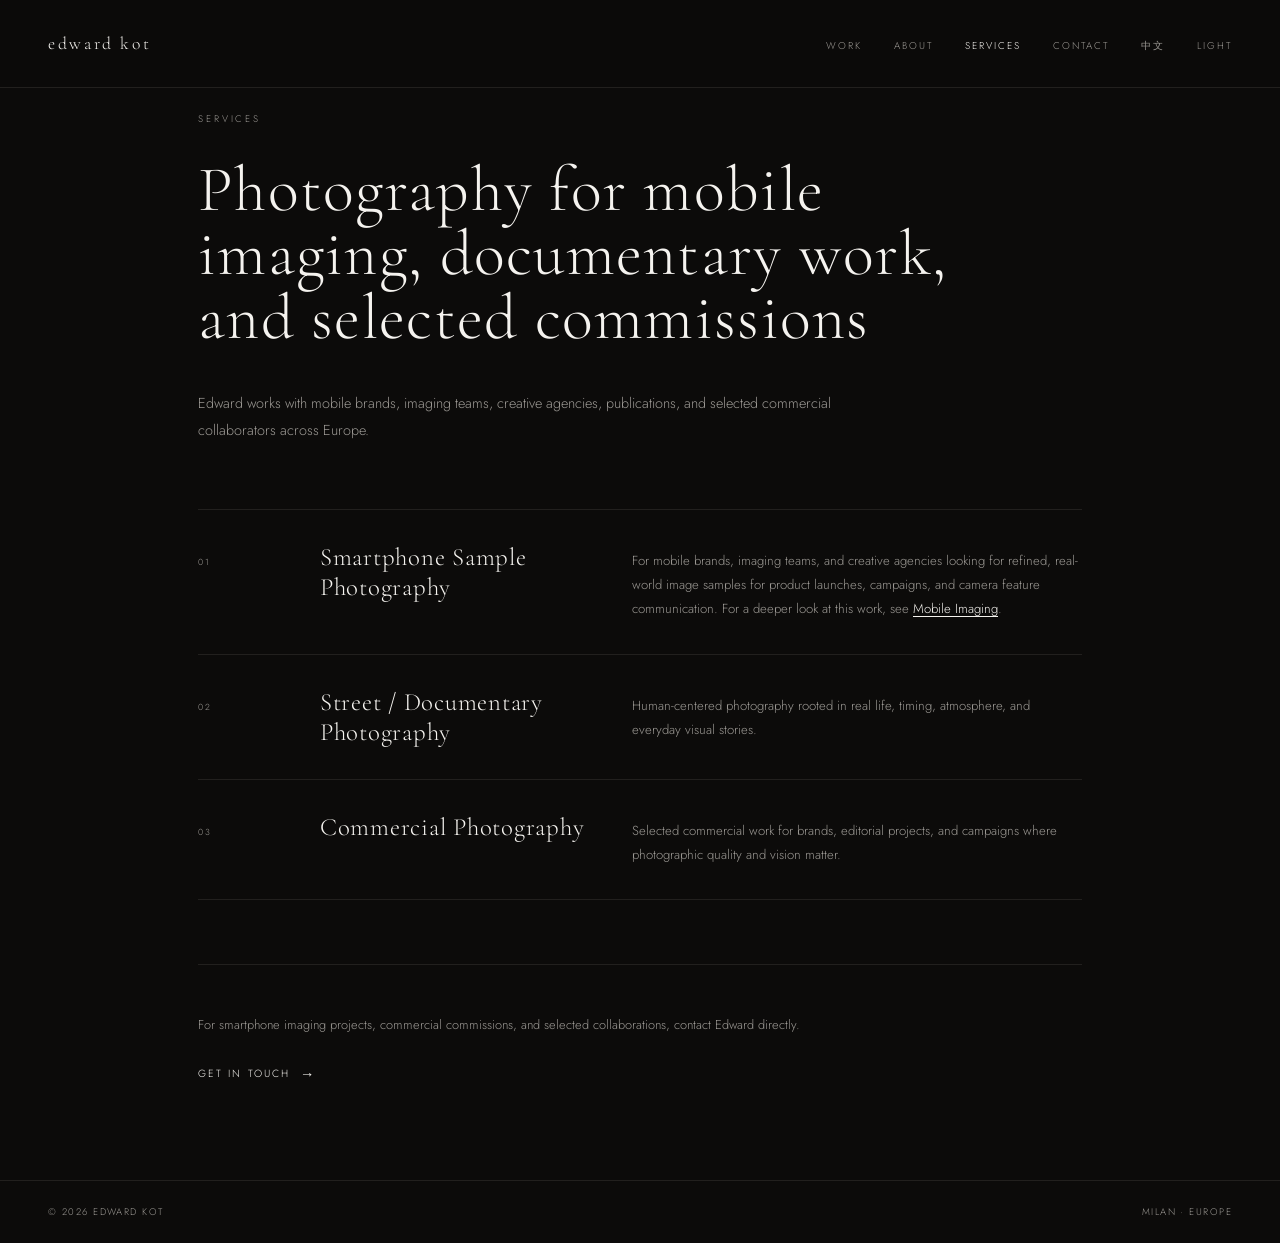
<file: services/index.html>
<!DOCTYPE html>
<html lang="en">
<head>
  <meta charset="UTF-8">
  <meta name="viewport" content="width=device-width, initial-scale=1.0">
  <title>Services | Edward Kot Smartphone Sample Photography</title>
  <meta name="description" content="Photography services by Edward Kot: smartphone sample photography, street and documentary photography, and selected commercial photography across Europe.">
  <meta property="og:type" content="website">
  <meta property="og:title" content="Services | Edward Kot">
  <meta property="og:description" content="Smartphone sample photography, street and documentary photography, and selected commercial work for brands, imaging teams, and creative agencies.">
  <meta property="og:url" content="https://edwardkot.com/services/">
  <meta property="og:image" content="https://edwardkot.com/og-image.png">
  <meta property="og:image:width" content="1200">
  <meta property="og:image:height" content="630">
  <meta property="og:image:alt" content="Edward Kot, smartphone sample photographer based in Europe">
  <link rel="canonical" href="https://edwardkot.com/services/">
  <link rel="alternate" type="text/markdown" href="https://edwardkot.com/services.md">
  <link rel="icon" href="/favicon.svg" type="image/svg+xml">
  <link rel="preconnect" href="https://fonts.googleapis.com">
  <link rel="preconnect" href="https://fonts.gstatic.com" crossorigin>
  <link href="https://fonts.googleapis.com/css2?family=Cormorant+Garamond:ital,wght@0,300;0,400;1,300&amp;family=Jost:wght@200;300;400;500&amp;display=swap" rel="stylesheet">
  <link rel="stylesheet" href="/style.css">
  <script>(function(){const savedTheme=localStorage.getItem('theme')||'dark';document.documentElement.setAttribute('data-theme',savedTheme)})();</script>
  <script type="application/ld+json">
  {
    "@context": "https://schema.org",
    "@type": "ProfessionalService",
    "@id": "https://edwardkot.com/services/#service",
    "name": "Edward Kot Photography Services",
    "url": "https://edwardkot.com/services/",
    "description": "Smartphone sample photography, street and documentary photography, and selected commercial photography across Europe.",
    "provider": {"@id": "https://edwardkot.com/#person"},
    "areaServed": [
      {"@type": "Place", "name": "Europe"},
      {"@type": "Country", "name": "Italy"}
    ],
    "hasOfferCatalog": {
      "@type": "OfferCatalog",
      "name": "Photography Services",
      "itemListElement": [
        {"@type": "Offer", "itemOffered": {"@type": "Service", "name": "Smartphone Sample Photography"}},
        {"@type": "Offer", "itemOffered": {"@type": "Service", "name": "Street / Documentary Photography"}},
        {"@type": "Offer", "itemOffered": {"@type": "Service", "name": "Commercial Photography"}}
      ]
    }
  }
  </script>
  <style>
    main{flex:1;align-self:center;width:100%;padding:7rem 3rem 6rem;max-width:980px;margin:0 auto}
    .page-label{font-size:.6rem;letter-spacing:.3em;color:var(--mid);text-transform:uppercase;margin-bottom:2rem}
    .page-heading{font-family:'Cormorant Garamond',serif;font-weight:300;font-size:clamp(2.8rem,5vw,4.7rem);line-height:1;color:var(--ink);margin-bottom:2.5rem;letter-spacing:.02em;max-width:760px}
    .page-heading em{font-style:italic}
    .services-intro{font-size:.9rem;line-height:1.9;color:var(--mid);max-width:680px;margin-bottom:4rem}
    .services-grid{display:grid;grid-template-columns:1fr;border-top:.5px solid var(--faint)}
    .service-item{display:grid;grid-template-columns:90px 280px 1fr;gap:2rem;align-items:baseline;padding:2rem 0;border-bottom:.5px solid var(--faint)}
    .service-num{font-size:.55rem;letter-spacing:.2em;color:var(--mid);text-transform:uppercase}
    .service-title{font-family:'Cormorant Garamond',serif;font-weight:300;font-size:1.55rem;color:var(--ink);letter-spacing:.03em}
    .service-desc{font-size:.82rem;line-height:1.85;color:var(--mid)}
    .service-desc a{color:var(--ink);text-underline-offset:3px;text-decoration-thickness:.5px}
    .services-cta{margin-top:4rem;padding-top:3rem;border-top:.5px solid var(--faint)}
    .services-cta p{font-size:.8rem;color:var(--mid);margin-bottom:1.5rem;line-height:1.8}
    .cta-link{display:inline-flex;align-items:center;gap:10px;text-decoration:none;color:var(--ink);font-size:.65rem;letter-spacing:.2em;text-transform:uppercase;transition:gap .25s}
    .cta-link:hover,.cta-link:focus-visible{gap:16px}
    .cta-link::after{content:'\2192';font-size:.9rem}
    @media(max-width:900px){main{padding:6rem 2rem 5rem}.service-item{grid-template-columns:70px 1fr;gap:1rem 1.5rem}.service-desc{grid-column:2}}
    @media(max-width:650px){main{padding:10.5rem 1.5rem 4rem}.service-item{grid-template-columns:1fr;gap:.6rem}.service-desc{grid-column:1}}
  </style>
</head>
<body>
  <nav aria-label="Primary navigation">
    <a class="nav-logo" href="/">edward kot</a>
    <ul class="nav-links">
      <li><a href="/work/">Work</a></li>
      <li><a href="/about/">About</a></li>
      <li><a href="/services/" class="active" aria-current="page">Services</a></li>
      <li><a href="/contact/">Contact</a></li>
      <li><a href="/zh/" lang="zh-Hans">中文</a></li>
      <li><button id="theme-toggle" class="theme-toggle" aria-label="Toggle theme">Dark</button></li>
    </ul>
  </nav>

  <main>
    <p class="page-label">Services</p>
    <h1 class="page-heading">Photography for mobile imaging, documentary work, and selected commissions</h1>
    <p class="services-intro">Edward works with mobile brands, imaging teams, creative agencies, publications, and selected commercial collaborators across Europe.</p>

    <div class="services-grid">
      <article class="service-item">
        <p class="service-num">01</p>
        <h2 class="service-title">Smartphone Sample Photography</h2>
        <p class="service-desc">For mobile brands, imaging teams, and creative agencies looking for refined, real-world image samples for product launches, campaigns, and camera feature communication. For a deeper look at this work, see <a href="/mobile-imaging/">Mobile Imaging</a>.</p>
      </article>
      <article class="service-item">
        <p class="service-num">02</p>
        <h2 class="service-title">Street / Documentary Photography</h2>
        <p class="service-desc">Human-centered photography rooted in real life, timing, atmosphere, and everyday visual stories.</p>
      </article>
      <article class="service-item">
        <p class="service-num">03</p>
        <h2 class="service-title">Commercial Photography</h2>
        <p class="service-desc">Selected commercial work for brands, editorial projects, and campaigns where photographic quality and vision matter.</p>
      </article>
    </div>

    <div class="services-cta">
      <p>For smartphone imaging projects, commercial commissions, and selected collaborations, contact Edward directly.</p>
      <a class="cta-link" href="/contact/">Get in touch</a>
    </div>
  </main>

  <footer>
    <span>&copy; 2026 Edward Kot</span>
    <span>Milan · Europe</span>
  </footer>

  <script src="/main.js"></script>
</body>
</html>
</file>
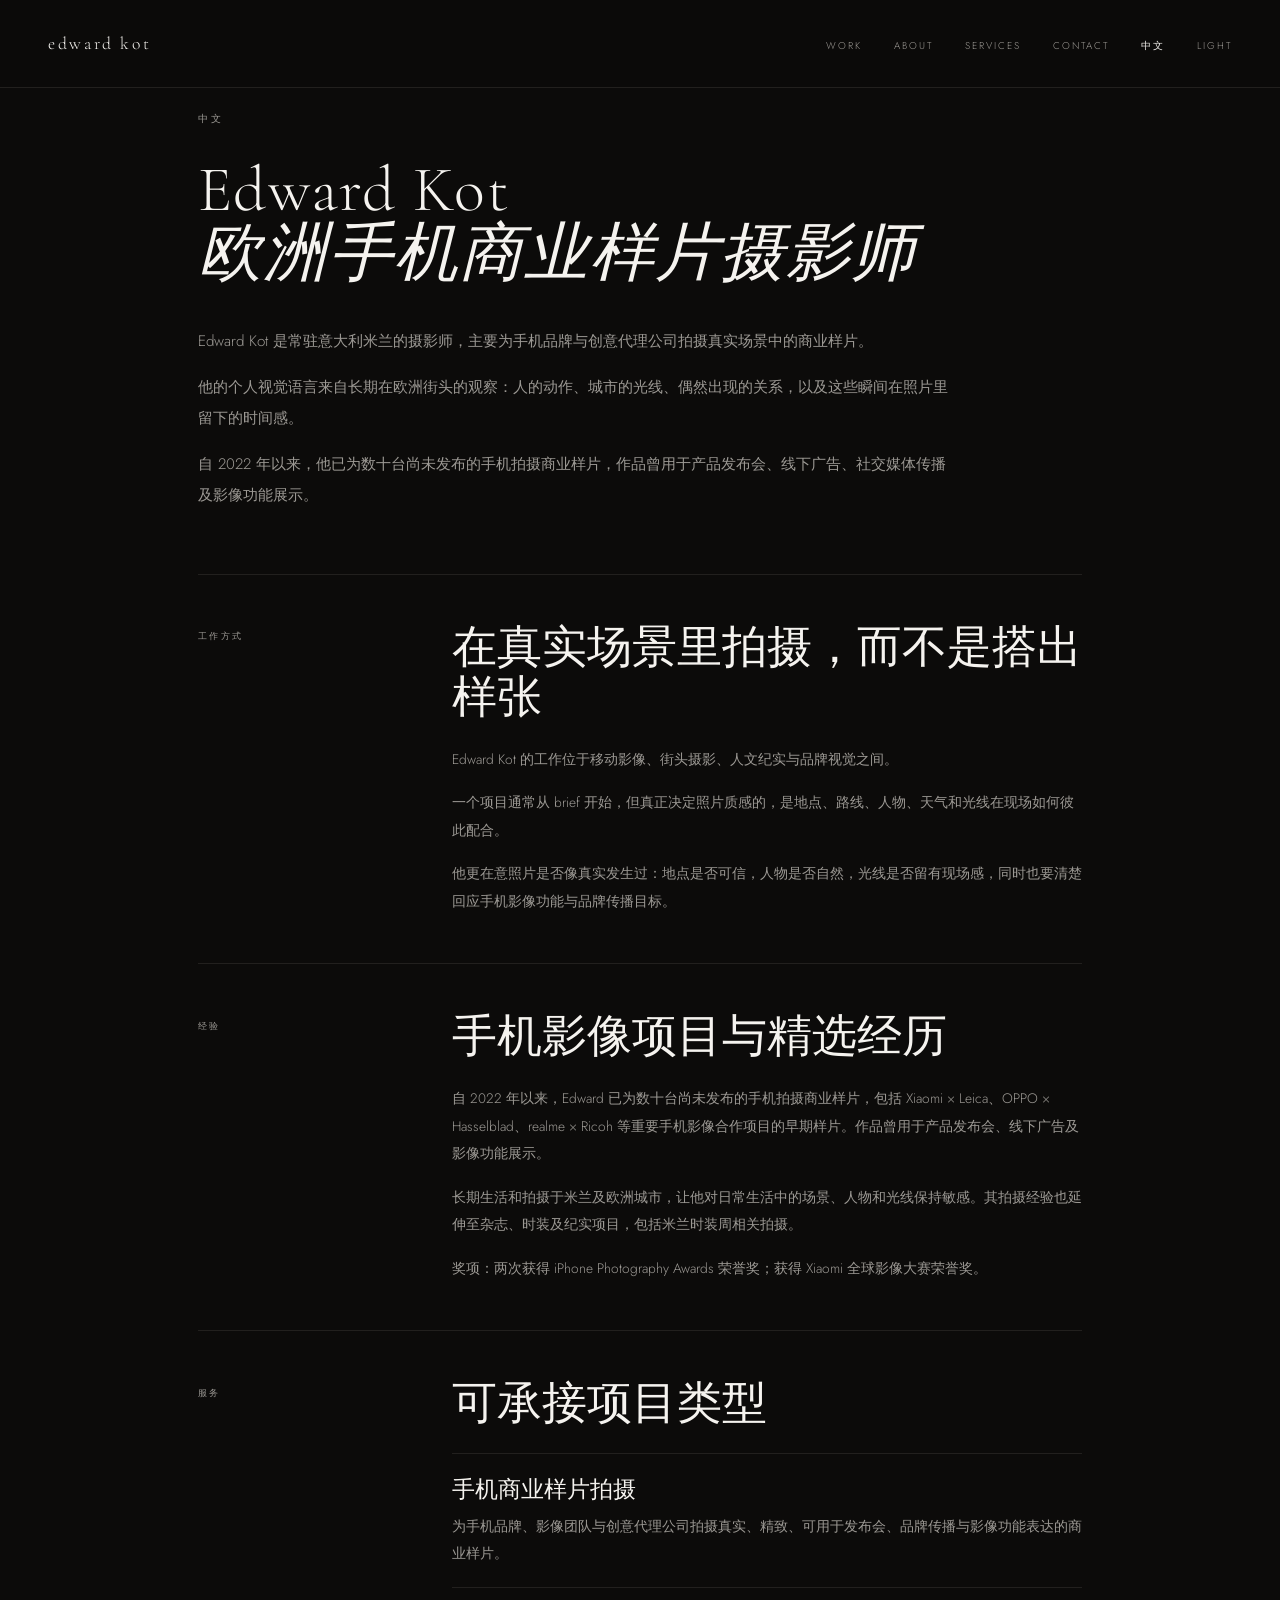
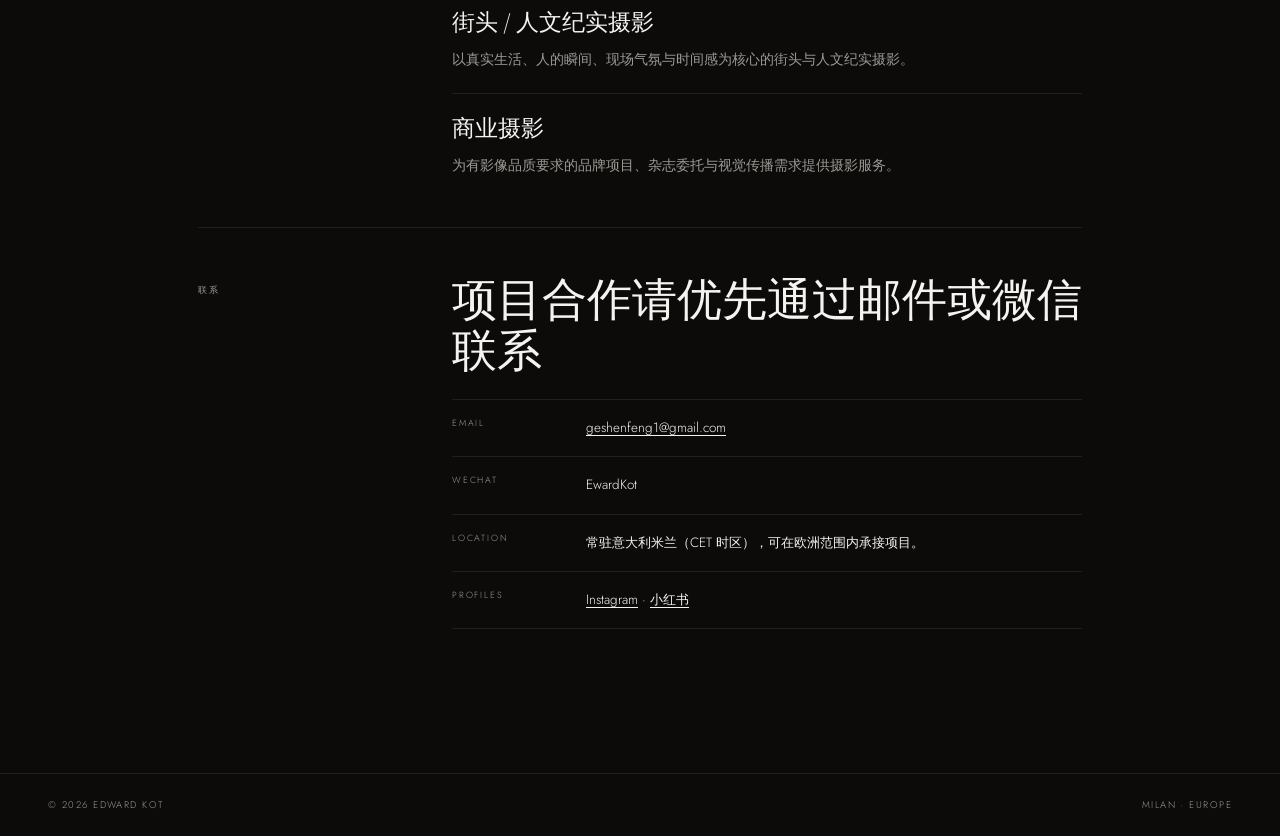
<file: zh/index.html>
<!DOCTYPE html>
<html lang="zh-Hans">
<head>
  <meta charset="UTF-8">
  <meta name="viewport" content="width=device-width, initial-scale=1.0">
  <title>Edward Kot | 欧洲手机商业样片摄影师</title>
  <meta name="description" content="Edward Kot 是常驻意大利米兰的摄影师，主要为手机品牌与创意代理公司拍摄真实场景中的商业样片，也长期关注欧洲街头、人文纪实与视觉叙事。">
  <meta property="og:type" content="website">
  <meta property="og:title" content="Edward Kot | 欧洲手机商业样片摄影师">
  <meta property="og:description" content="常驻欧洲，为手机品牌、影像团队与创意代理公司创作手机商业样片，并持续进行街头、人文纪实与精选商业摄影。">
  <meta property="og:url" content="https://edwardkot.com/zh/">
  <meta property="og:image" content="https://edwardkot.com/og-image.png">
  <meta property="og:image:width" content="1200">
  <meta property="og:image:height" content="630">
  <meta property="og:image:alt" content="Edward Kot，常驻欧洲的手机商业样片摄影师">
  <link rel="canonical" href="https://edwardkot.com/zh/">
  <link rel="alternate" hreflang="en" href="https://edwardkot.com/">
  <link rel="alternate" type="text/markdown" href="https://edwardkot.com/zh.md">
  <link rel="icon" href="/favicon.svg" type="image/svg+xml">
  <link rel="preconnect" href="https://fonts.googleapis.com">
  <link rel="preconnect" href="https://fonts.gstatic.com" crossorigin>
  <link href="https://fonts.googleapis.com/css2?family=Cormorant+Garamond:ital,wght@0,300;0,400;1,300&amp;family=Jost:wght@200;300;400;500&amp;display=swap" rel="stylesheet">
  <link rel="stylesheet" href="/style.css">
  <script>(function(){const savedTheme=localStorage.getItem('theme')||'dark';document.documentElement.setAttribute('data-theme',savedTheme)})();</script>
  <script type="application/ld+json">
  {
    "@context": "https://schema.org",
    "@type": "Person",
    "@id": "https://edwardkot.com/zh/#profile",
    "name": "Edward Kot",
    "url": "https://edwardkot.com/zh/",
    "image": "https://edwardkot.com/og-image.png",
    "jobTitle": [
      "手机商业样片摄影师",
      "街头 / 人文纪实摄影师"
    ],
    "description": "Edward Kot 是常驻意大利米兰的摄影师，主要为手机品牌与创意代理公司拍摄真实场景中的商业样片，也长期关注欧洲街头、人文纪实与视觉叙事。",
    "address": {
      "@type": "PostalAddress",
      "addressLocality": "Milan",
      "addressCountry": "IT"
    },
    "knowsAbout": [
      "手机商业样片拍摄",
      "欧洲街头摄影",
      "人文纪实摄影",
      "街头纪实摄影",
      "移动影像",
      "真实场景视觉叙事",
      "产品发布会影像",
      "商业摄影"
    ],
    "sameAs": [
      "https://instagram.com/edwardkot",
      "https://www.xiaohongshu.com/user/profile/57553d947fc5b85d339ffc71"
    ]
  }
  </script>
  <style>
    body{font-family:'Jost',-apple-system,BlinkMacSystemFont,'PingFang SC','Hiragino Sans GB','Microsoft YaHei',sans-serif}
    main{flex:1;align-self:center;width:100%;padding:7rem 3rem 6rem;max-width:980px;margin:0 auto}
    .page-label{font-size:.6rem;letter-spacing:.3em;color:var(--mid);text-transform:uppercase;margin-bottom:2rem}
    .page-heading{font-family:'Cormorant Garamond','Songti SC',serif;font-weight:300;font-size:clamp(2.8rem,5vw,4.7rem);line-height:1;color:var(--ink);margin-bottom:2.5rem;letter-spacing:.02em;max-width:760px}
    .page-heading em{font-style:italic}
    .intro{font-size:.95rem;line-height:2;color:var(--mid);max-width:760px;margin-bottom:4rem}
    .intro p+p{margin-top:1rem}
    .section{display:grid;grid-template-columns:190px 1fr;gap:4rem;border-top:.5px solid var(--faint);padding:3rem 0}
    .section-label{font-size:.58rem;letter-spacing:.25em;color:var(--mid);text-transform:uppercase;padding-top:.4rem}
    .section h2{font-family:'Cormorant Garamond','Songti SC',serif;font-weight:300;font-size:clamp(1.9rem,3.5vw,3rem);line-height:1.12;color:var(--ink);margin-bottom:1.4rem}
    .section-copy{font-size:.86rem;line-height:2;color:var(--mid);max-width:720px}
    .section-copy p+p{margin-top:1rem}
    .service-list{display:grid;gap:1.2rem;margin-top:1.5rem}
    .service-item{padding-top:1.2rem;border-top:.5px solid var(--faint)}
    .service-item h3{font-family:'Cormorant Garamond','Songti SC',serif;font-weight:300;font-size:1.45rem;color:var(--ink);margin-bottom:.5rem}
    .contact-list{list-style:none;border-top:.5px solid var(--faint)}
    .contact-list li{display:grid;grid-template-columns:110px 1fr;gap:1.5rem;padding:1rem 0;border-bottom:.5px solid var(--faint)}
    .contact-label{font-size:.56rem;letter-spacing:.2em;text-transform:uppercase;color:var(--mid)}
    .contact-value{font-size:.84rem;line-height:1.8;color:var(--ink)}
    .contact-value a{color:var(--ink);text-underline-offset:3px;text-decoration-thickness:.5px}
    @media(max-width:900px){main{padding:6rem 2rem 5rem}.section{grid-template-columns:1fr;gap:1.4rem}}
    @media(max-width:600px){main{padding:10.5rem 1.5rem 4rem}.contact-list li{grid-template-columns:1fr;gap:.35rem}}
  </style>
</head>
<body>
  <nav aria-label="Primary navigation">
    <a class="nav-logo" href="/">edward kot</a>
    <ul class="nav-links">
      <li><a href="/work/">Work</a></li>
      <li><a href="/about/">About</a></li>
      <li><a href="/services/">Services</a></li>
      <li><a href="/contact/">Contact</a></li>
      <li><a href="/zh/" class="active" aria-current="page">中文</a></li>
      <li><button id="theme-toggle" class="theme-toggle" aria-label="Toggle theme">Dark</button></li>
    </ul>
  </nav>

  <main>
    <p class="page-label">中文</p>
    <h1 class="page-heading">Edward Kot<br><em>欧洲手机商业样片摄影师</em></h1>
    <div class="intro">
      <p>Edward Kot 是常驻意大利米兰的摄影师，主要为手机品牌与创意代理公司拍摄真实场景中的商业样片。</p>
      <p>他的个人视觉语言来自长期在欧洲街头的观察：人的动作、城市的光线、偶然出现的关系，以及这些瞬间在照片里留下的时间感。</p>
      <p>自 2022 年以来，他已为数十台尚未发布的手机拍摄商业样片，作品曾用于产品发布会、线下广告、社交媒体传播及影像功能展示。</p>
    </div>

    <section class="section" aria-labelledby="zh-approach">
      <p class="section-label">工作方式</p>
      <div>
        <h2 id="zh-approach">在真实场景里拍摄，而不是搭出样张</h2>
        <div class="section-copy">
          <p>Edward Kot 的工作位于移动影像、街头摄影、人文纪实与品牌视觉之间。</p>
          <p>一个项目通常从 brief 开始，但真正决定照片质感的，是地点、路线、人物、天气和光线在现场如何彼此配合。</p>
          <p>他更在意照片是否像真实发生过：地点是否可信，人物是否自然，光线是否留有现场感，同时也要清楚回应手机影像功能与品牌传播目标。</p>
        </div>
      </div>
    </section>

    <section class="section" aria-labelledby="zh-experience">
      <p class="section-label">经验</p>
      <div>
        <h2 id="zh-experience">手机影像项目与精选经历</h2>
        <div class="section-copy">
          <p>自 2022 年以来，Edward 已为数十台尚未发布的手机拍摄商业样片，包括 Xiaomi &times; Leica、OPPO &times; Hasselblad、realme &times; Ricoh 等重要手机影像合作项目的早期样片。作品曾用于产品发布会、线下广告及影像功能展示。</p>
          <p>长期生活和拍摄于米兰及欧洲城市，让他对日常生活中的场景、人物和光线保持敏感。其拍摄经验也延伸至杂志、时装及纪实项目，包括米兰时装周相关拍摄。</p>
          <p>奖项：两次获得 iPhone Photography Awards 荣誉奖；获得 Xiaomi 全球影像大赛荣誉奖。</p>
        </div>
      </div>
    </section>

    <section class="section" aria-labelledby="zh-services">
      <p class="section-label">服务</p>
      <div>
        <h2 id="zh-services">可承接项目类型</h2>
        <div class="service-list">
          <article class="service-item">
            <h3>手机商业样片拍摄</h3>
            <p class="section-copy">为手机品牌、影像团队与创意代理公司拍摄真实、精致、可用于发布会、品牌传播与影像功能表达的商业样片。</p>
          </article>
          <article class="service-item">
            <h3>街头 / 人文纪实摄影</h3>
            <p class="section-copy">以真实生活、人的瞬间、现场气氛与时间感为核心的街头与人文纪实摄影。</p>
          </article>
          <article class="service-item">
            <h3>商业摄影</h3>
            <p class="section-copy">为有影像品质要求的品牌项目、杂志委托与视觉传播需求提供摄影服务。</p>
          </article>
        </div>
      </div>
    </section>

    <section class="section" aria-labelledby="zh-contact">
      <p class="section-label">联系</p>
      <div>
        <h2 id="zh-contact">项目合作请优先通过邮件或微信联系</h2>
        <ul class="contact-list">
          <li><span class="contact-label">Email</span><span class="contact-value"><a href="mailto:geshenfeng1@gmail.com">geshenfeng1@gmail.com</a></span></li>
          <li><span class="contact-label">WeChat</span><span class="contact-value">EwardKot</span></li>
          <li><span class="contact-label">Location</span><span class="contact-value">常驻意大利米兰（CET 时区），可在欧洲范围内承接项目。</span></li>
          <li><span class="contact-label">Profiles</span><span class="contact-value"><a href="https://instagram.com/edwardkot" target="_blank" rel="noopener noreferrer">Instagram</a> · <a href="https://www.xiaohongshu.com/user/profile/57553d947fc5b85d339ffc71" target="_blank" rel="noopener noreferrer">小红书</a></span></li>
        </ul>
      </div>
    </section>
  </main>

  <footer>
    <span>&copy; 2026 Edward Kot</span>
    <span>Milan · Europe</span>
  </footer>

  <script src="/main.js"></script>
</body>
</html>
</file>
<file: style.css>
:root {
  --cream: #f8f6f2;
  --ink: #1a1916;
  --mid: #888580;
  --faint: #e4e1db;
  --paper: #efede8;
  --nav-bg: rgba(248, 246, 242, 0.85);
  --border-radius-md: 4px;
  --border-radius-lg: 8px;
}

[data-theme="dark"] {
  --cream: #0c0b0a;
  --ink: #f5f3ef;
  --mid: #9c9994;
  --faint: #22201e;
  --paper: #161513;
  --nav-bg: rgba(12, 11, 10, 0.85);
}

*, *::before, *::after {
  box-sizing: border-box;
  margin: 0;
  padding: 0;
}

html {
  font-size: 16px;
  scroll-behavior: smooth;
}

body {
  background: var(--cream);
  color: var(--ink);
  font-family: 'Jost', sans-serif;
  font-weight: 300;
  min-height: 100vh;
  display: flex;
  flex-direction: column;
  opacity: 0;
  animation: fadeIn .8s ease forwards;
  transition: background-color .4s ease, color .4s ease;
}

@keyframes fadeIn {
  to { opacity: 1; }
}

/* Fixed Navigation Header with Backdrop Blur */
nav {
  position: fixed;
  top: 0;
  left: 0;
  right: 0;
  z-index: 100;
  display: flex;
  justify-content: space-between;
  align-items: center;
  padding: 2rem 3rem;
  backdrop-filter: blur(12px);
  -webkit-backdrop-filter: blur(12px);
  background: var(--nav-bg);
  border-bottom: 0.5px solid var(--faint);
  transition: background-color 0.4s ease, border-color 0.4s ease;
}

.nav-logo {
  font-family: 'Cormorant Garamond', serif;
  font-weight: 300;
  font-size: 1.1rem;
  letter-spacing: .15em;
  color: var(--ink);
  text-decoration: none;
  text-transform: lowercase;
  flex-shrink: 0;
  transition: color 0.4s ease;
}

.nav-links {
  display: flex;
  gap: 2rem;
  list-style: none;
  align-items: center;
}

.nav-links a {
  font-size: .62rem;
  letter-spacing: .2em;
  color: var(--mid);
  text-decoration: none;
  text-transform: uppercase;
  transition: color .25s;
  font-weight: 300;
  white-space: nowrap;
}

.nav-links a:hover, .nav-links a.active, .nav-links a:focus-visible {
  color: var(--ink);
}

.theme-toggle {
  background: none;
  border: none;
  font-family: inherit;
  font-size: .62rem;
  letter-spacing: .2em;
  color: var(--mid);
  text-transform: uppercase;
  cursor: pointer;
  padding: 0;
  transition: color .25s;
  font-weight: 300;
}

.theme-toggle:hover, .theme-toggle:focus-visible {
  color: var(--ink);
}

/* Layout Adjustments for Fixed Navigation */
main {
  padding-top: 5.5rem;
  transition: background-color 0.4s ease;
}

/* Footer Section */
footer {
  padding: 1.5rem 3rem;
  border-top: .5px solid var(--faint);
  display: flex;
  justify-content: space-between;
  align-items: center;
  transition: border-color 0.4s ease, background-color 0.4s ease;
}

footer span {
  font-size: .6rem;
  letter-spacing: .15em;
  color: var(--mid);
  text-transform: uppercase;
}

@media(max-width: 820px) {
  nav {
    align-items: flex-start;
    padding: 1.4rem 1.5rem;
    gap: 1.5rem;
  }
  .nav-links {
    gap: 1.15rem;
    overflow-x: auto;
    padding-bottom: .3rem;
  }
  .nav-links a, .theme-toggle {
    font-size: .56rem;
    letter-spacing: .15em;
  }
}

@media(max-width: 600px) {
  nav {
    position: fixed;
    flex-direction: column;
    align-items: center;
  }
  .nav-links {
    width: 100%;
    justify-content: center;
    flex-wrap: wrap;
    overflow: visible;
    gap: .9rem 1.2rem;
  }
  main {
    padding-top: 10.5rem;
  }
  footer {
    padding: 1.5rem;
    flex-direction: column;
    gap: .5rem;
    text-align: center;
  }
}

@media(prefers-reduced-motion: reduce) {
  body {
    animation: none;
    opacity: 1;
  }
}
</file>
